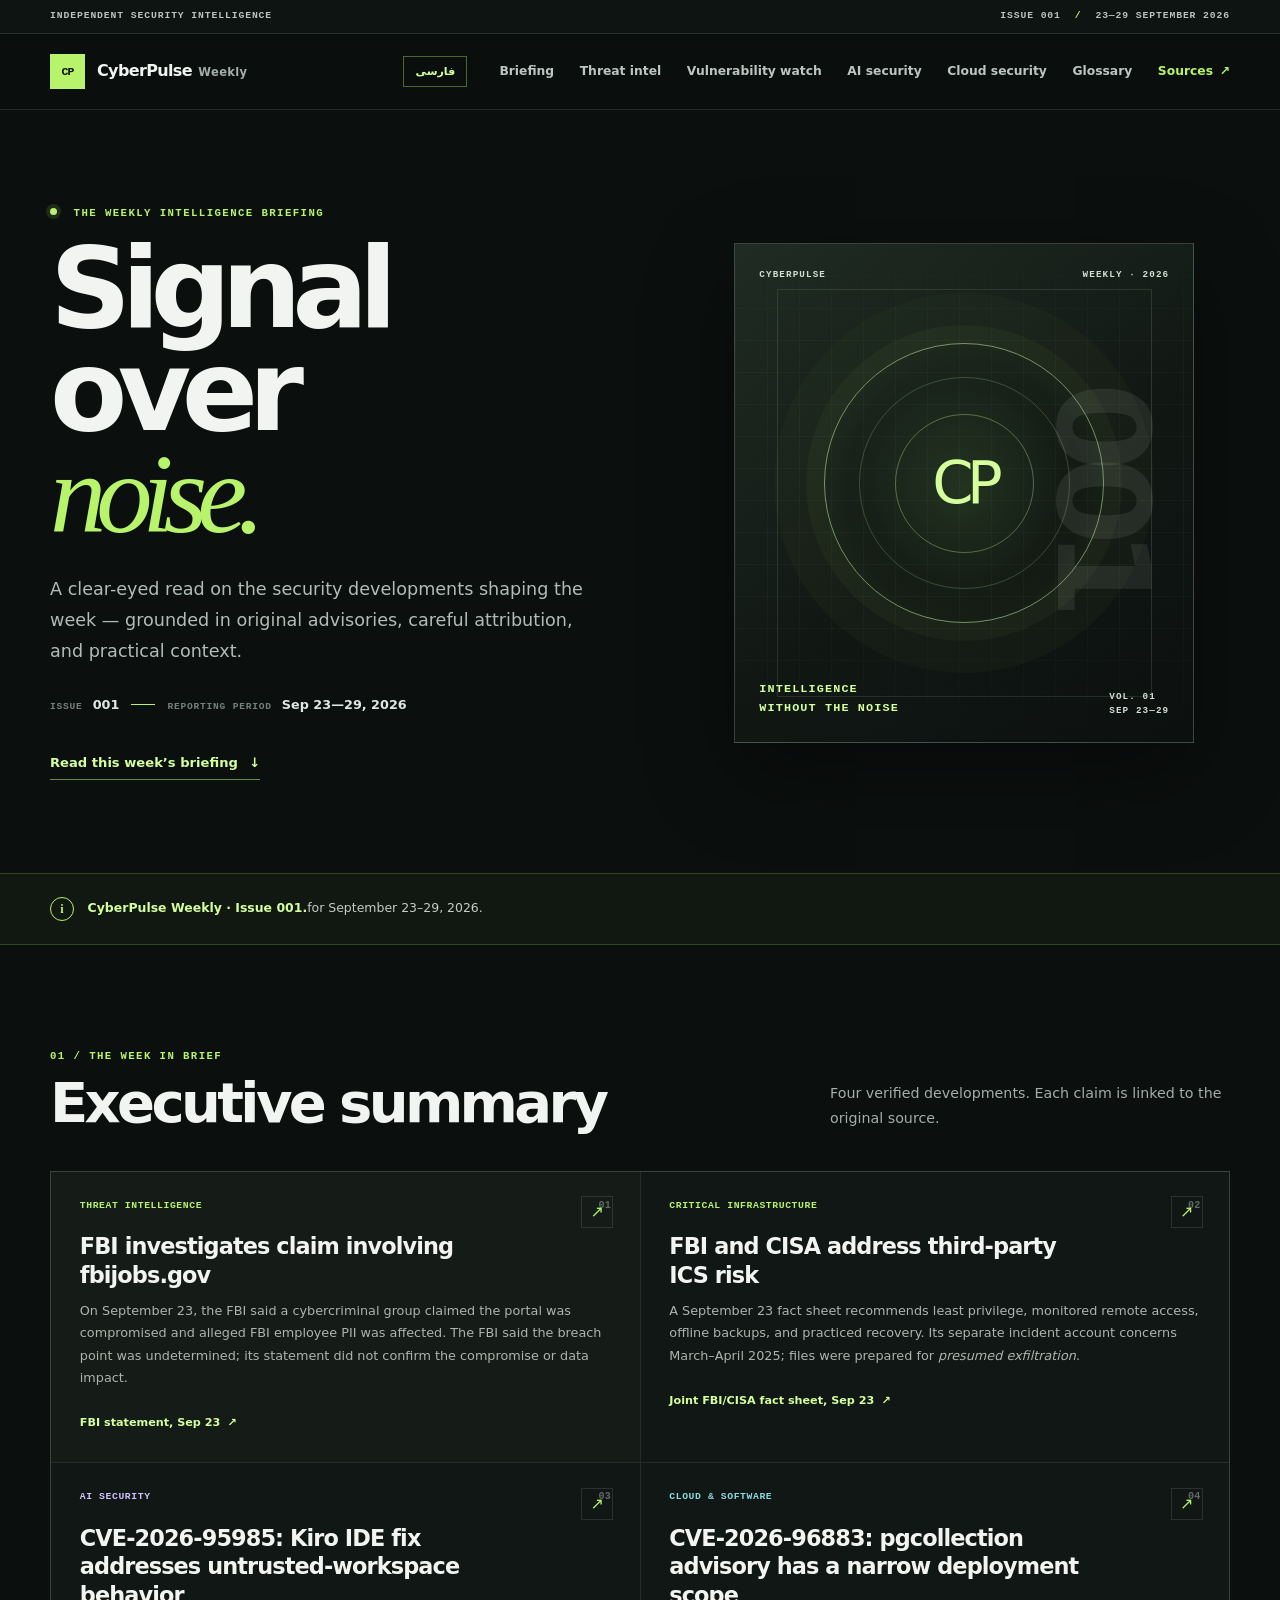
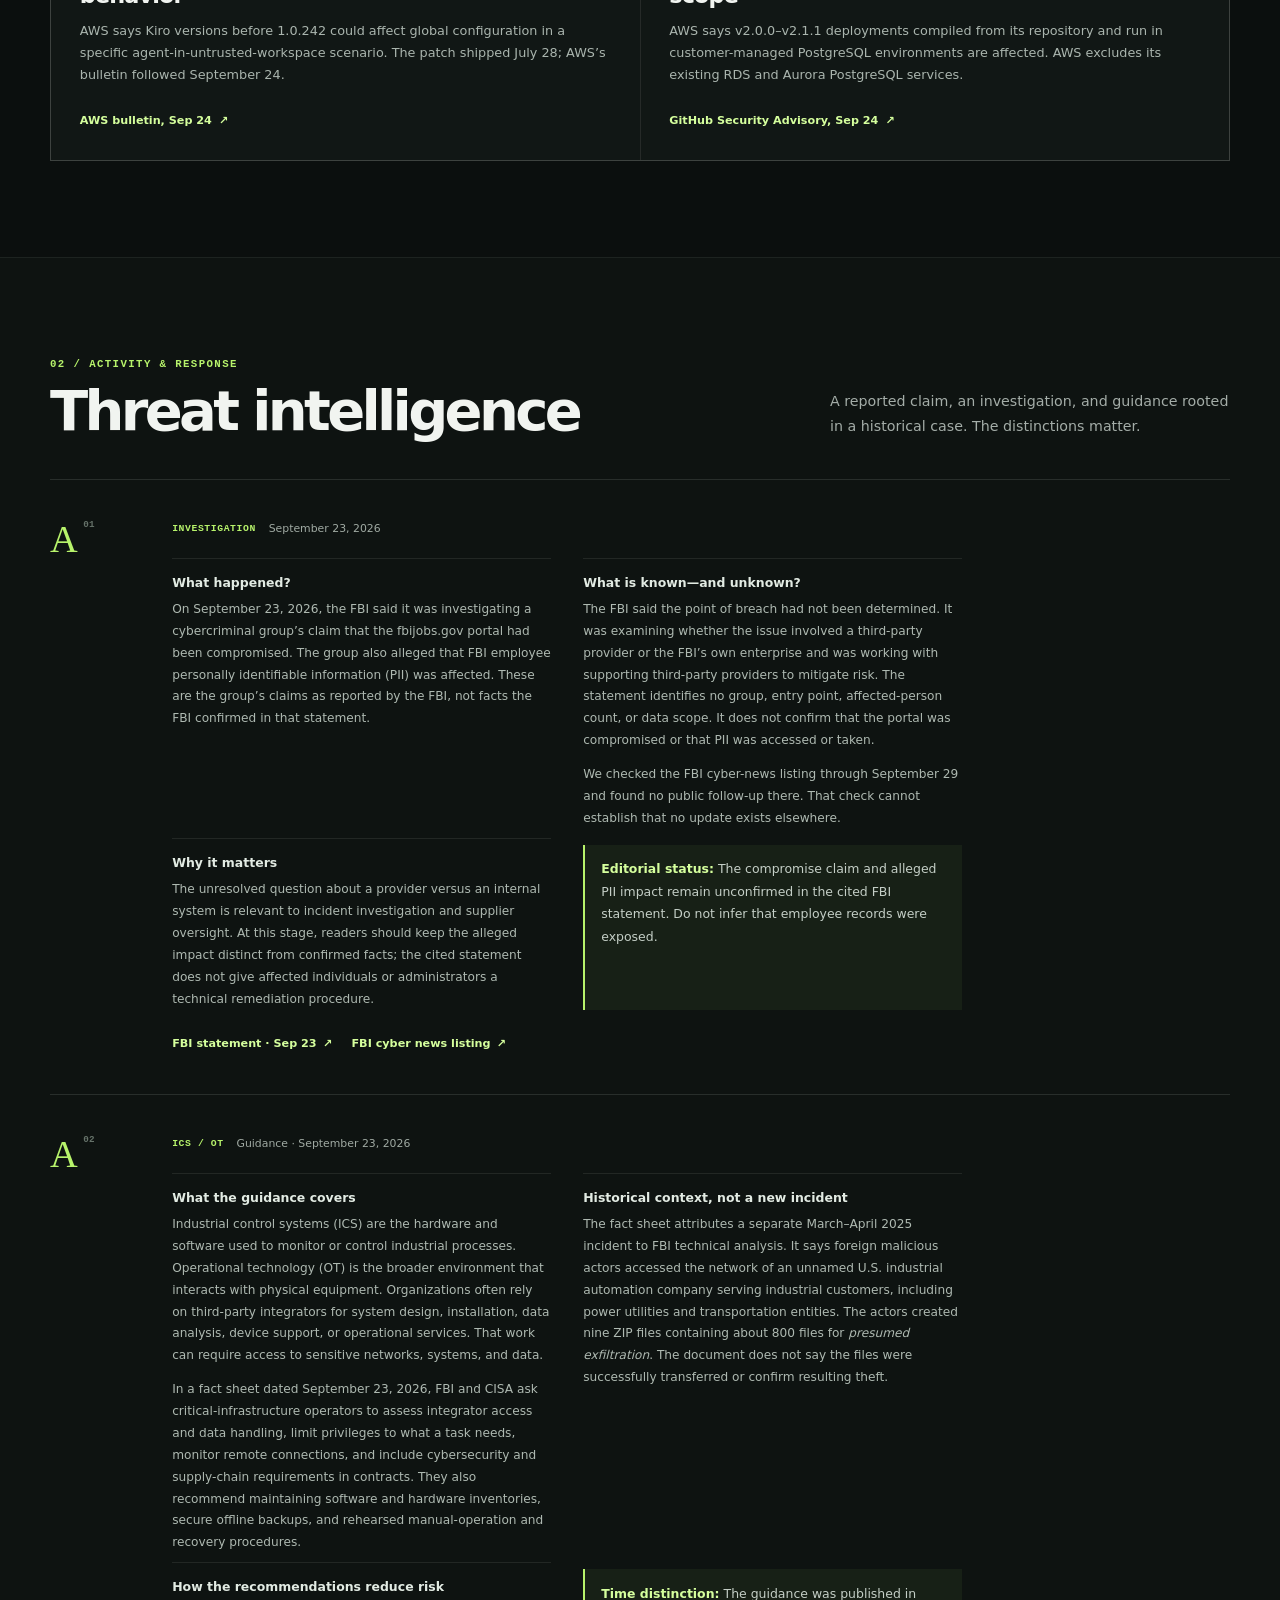
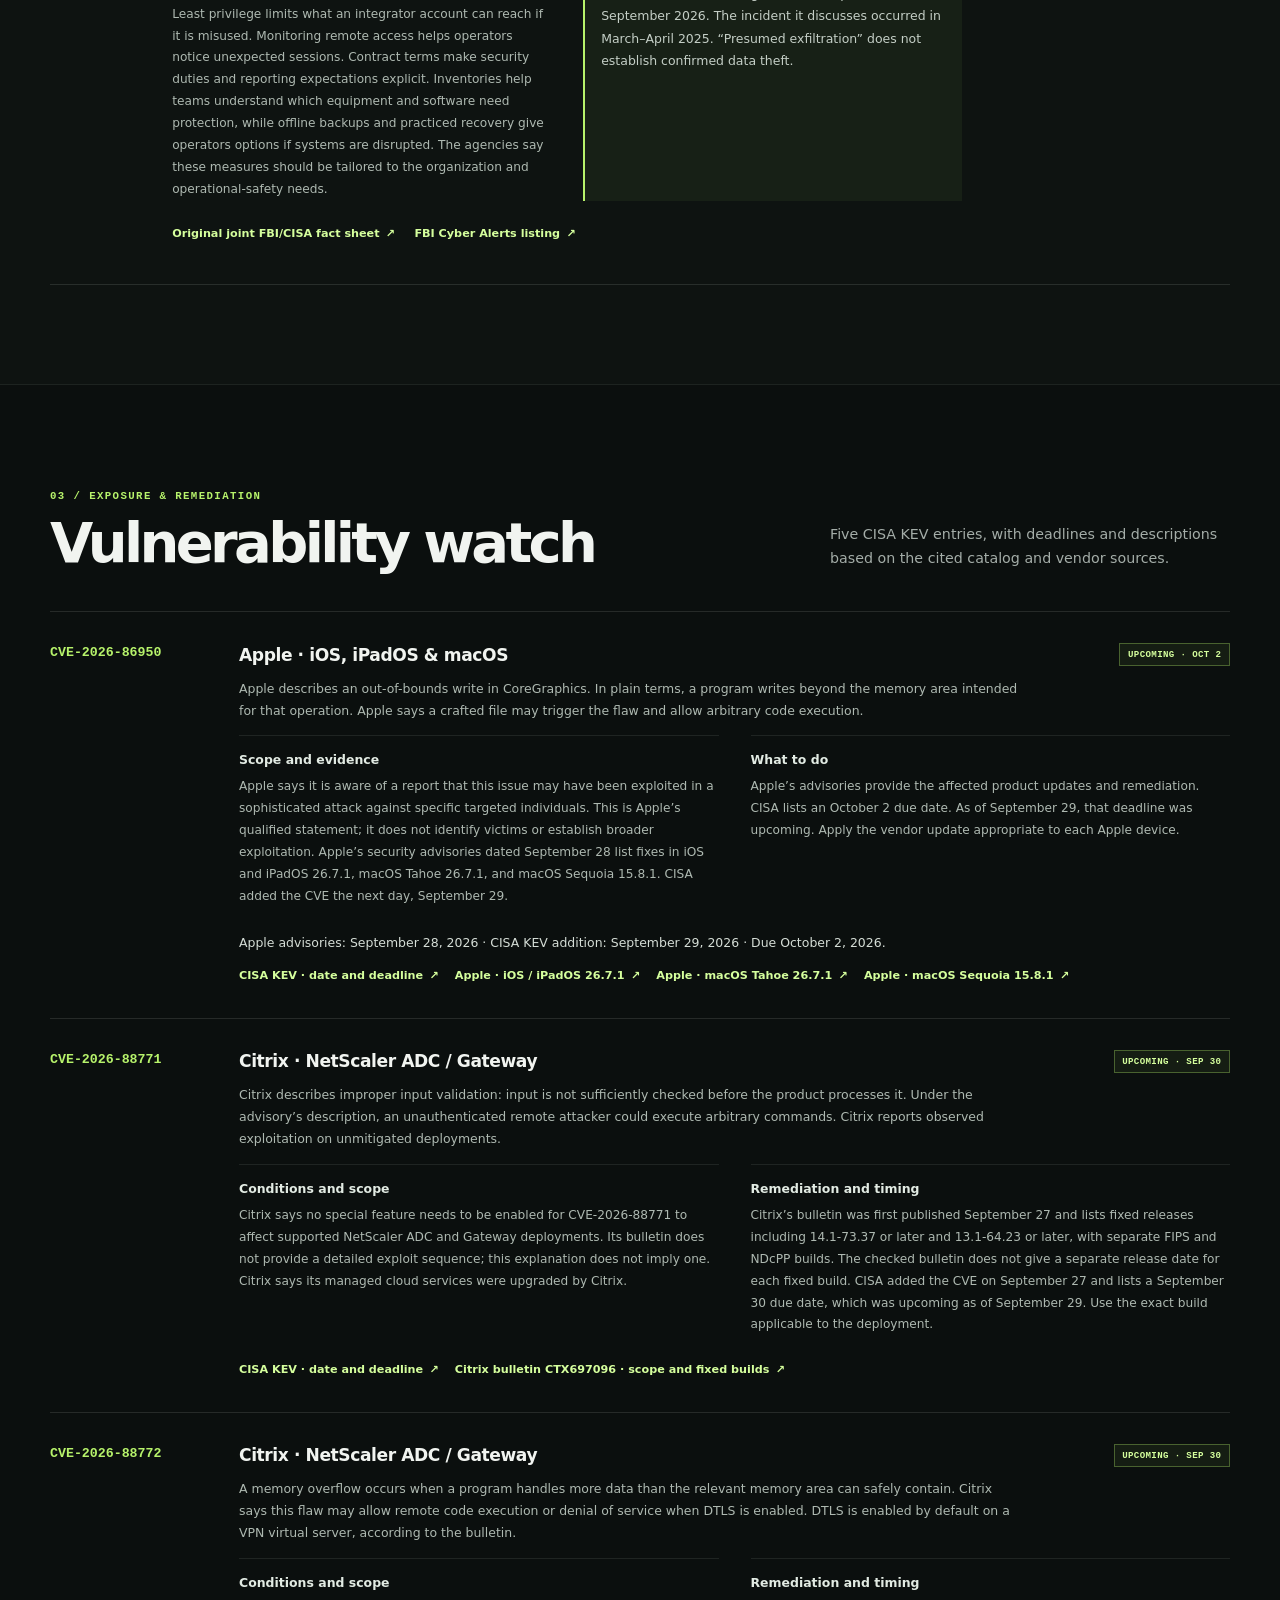
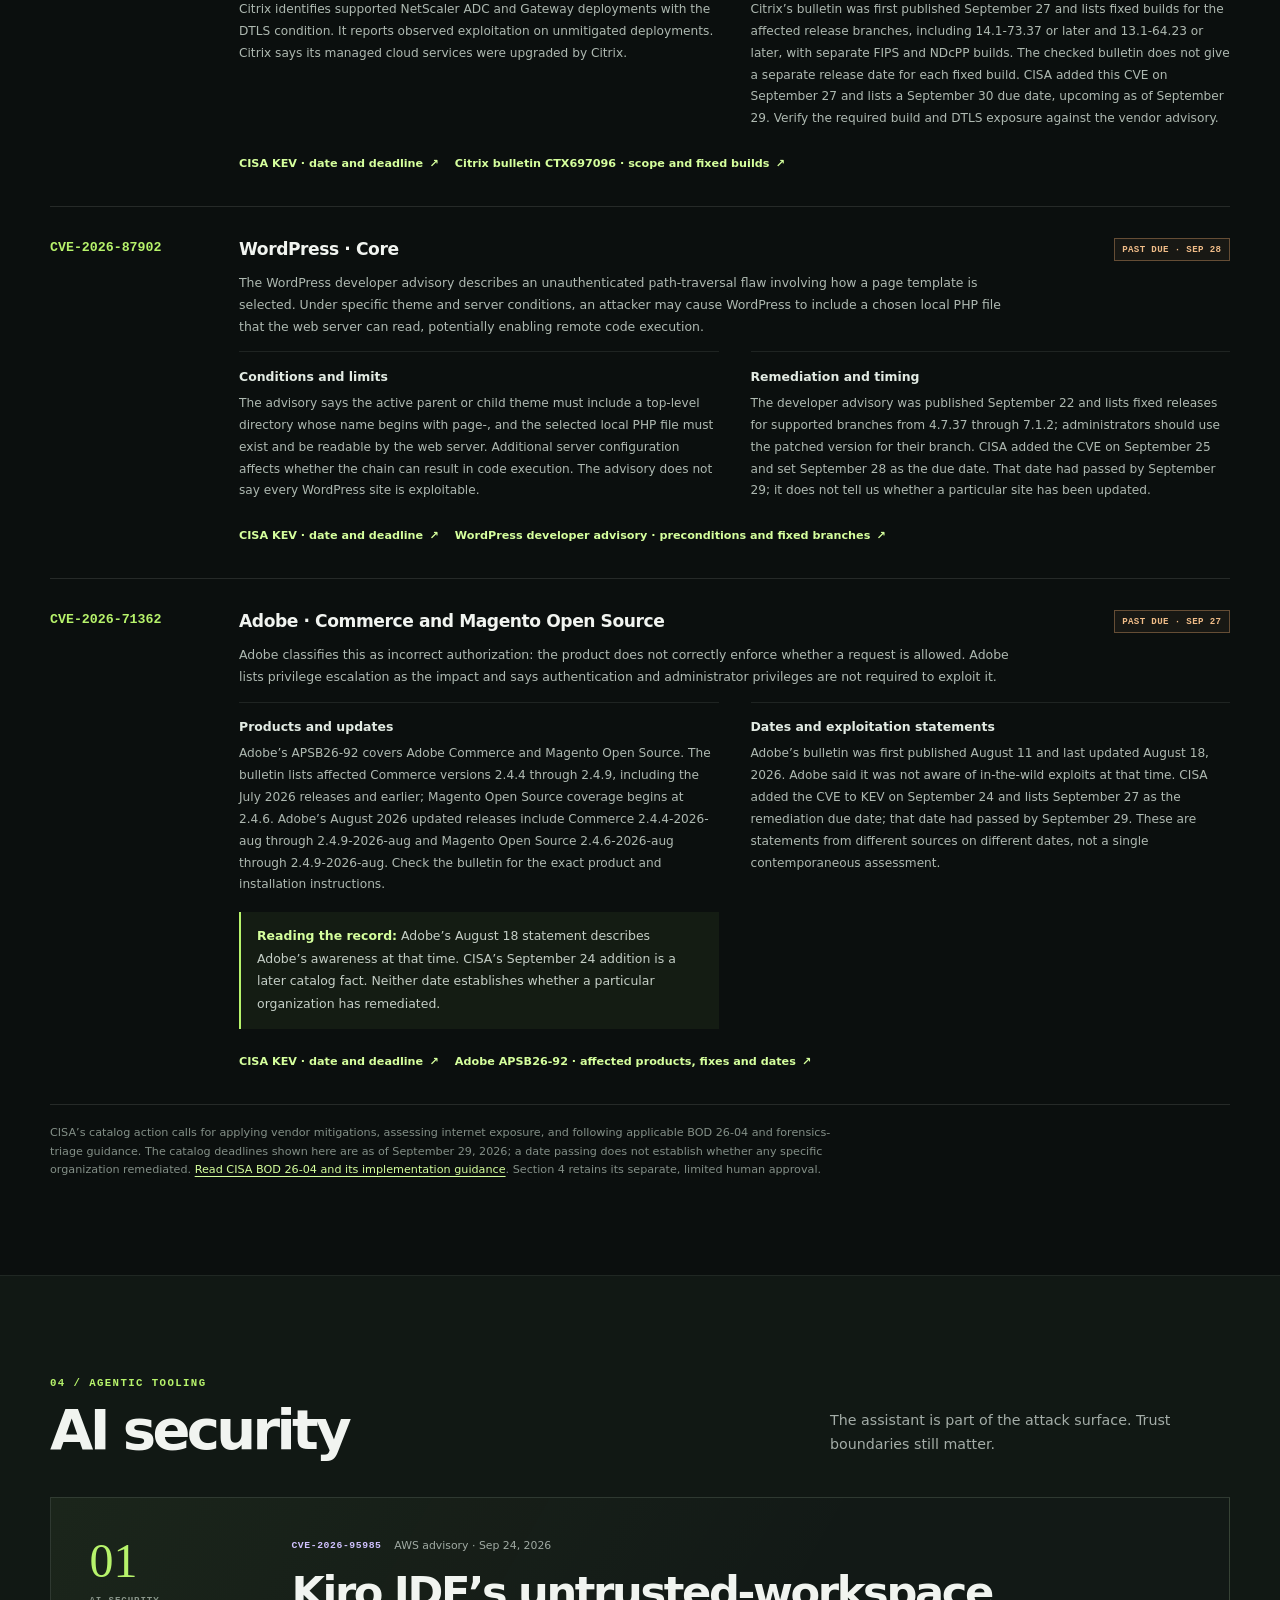
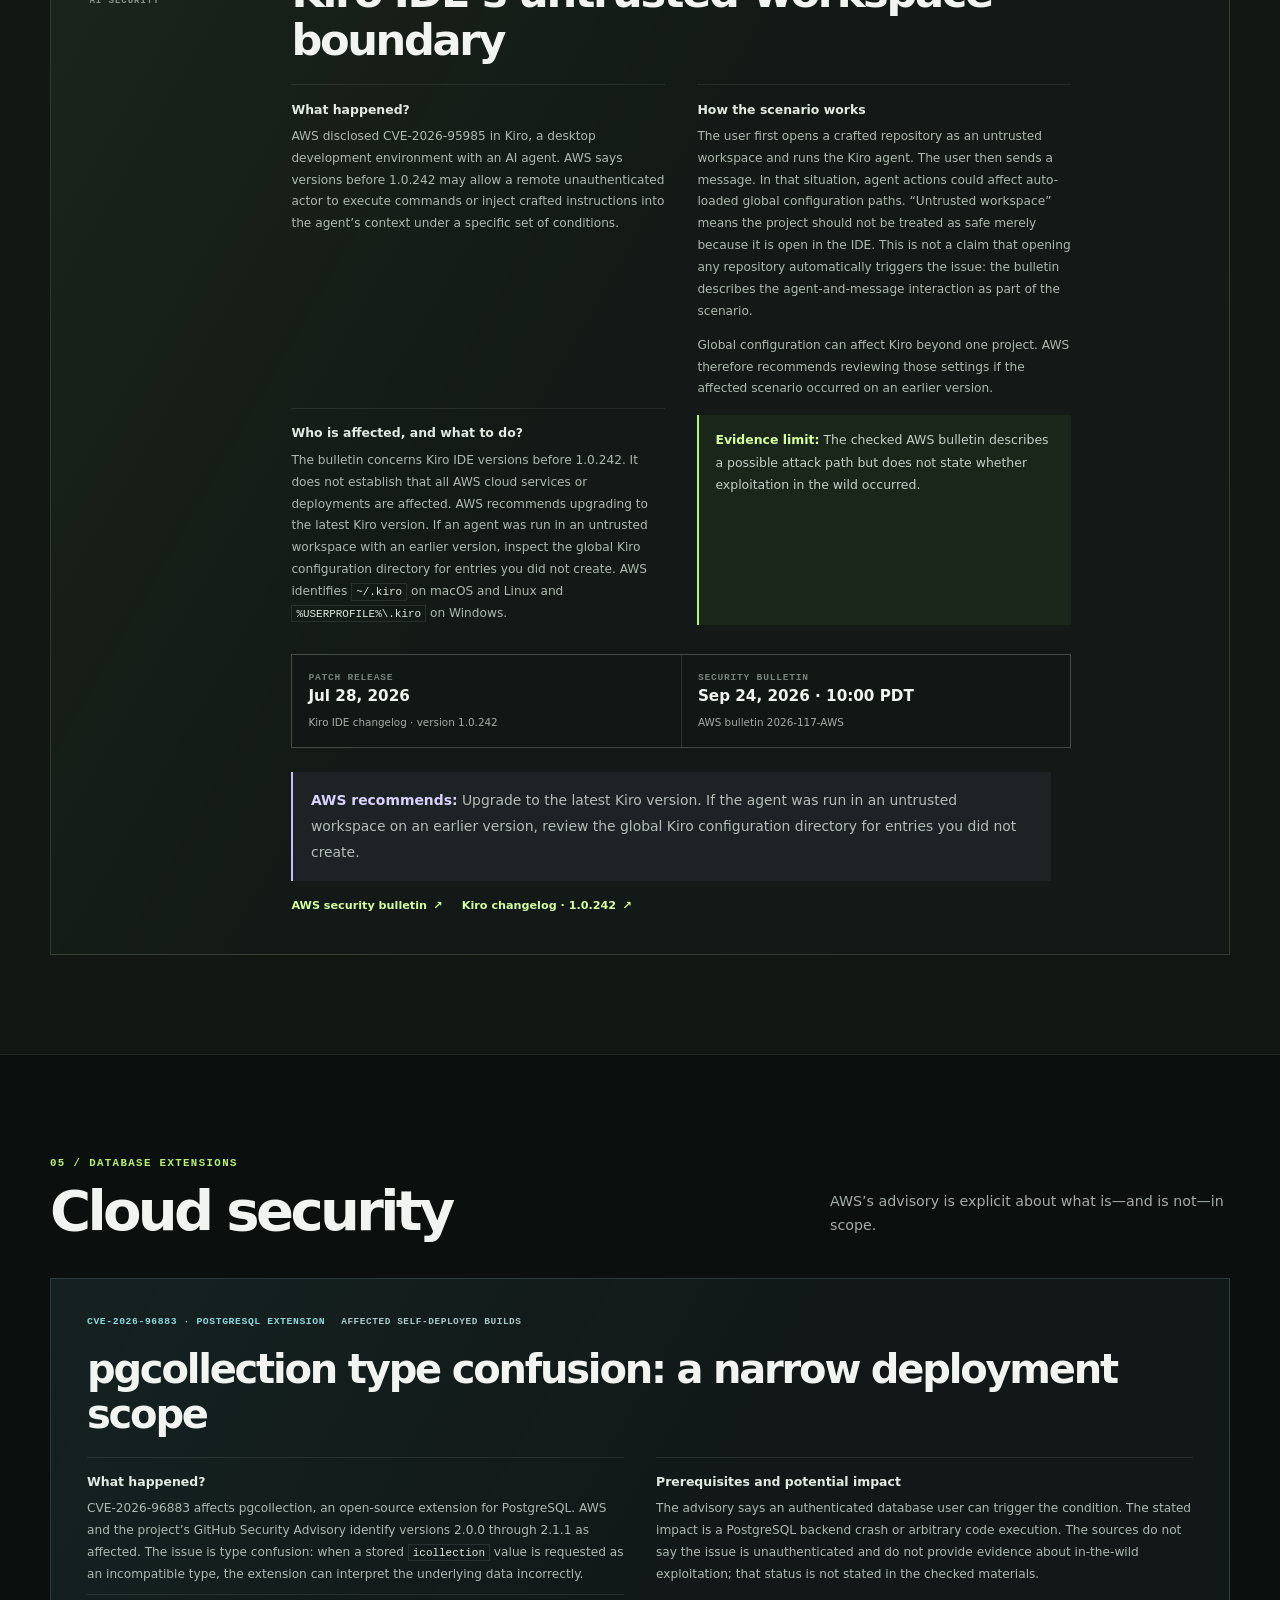
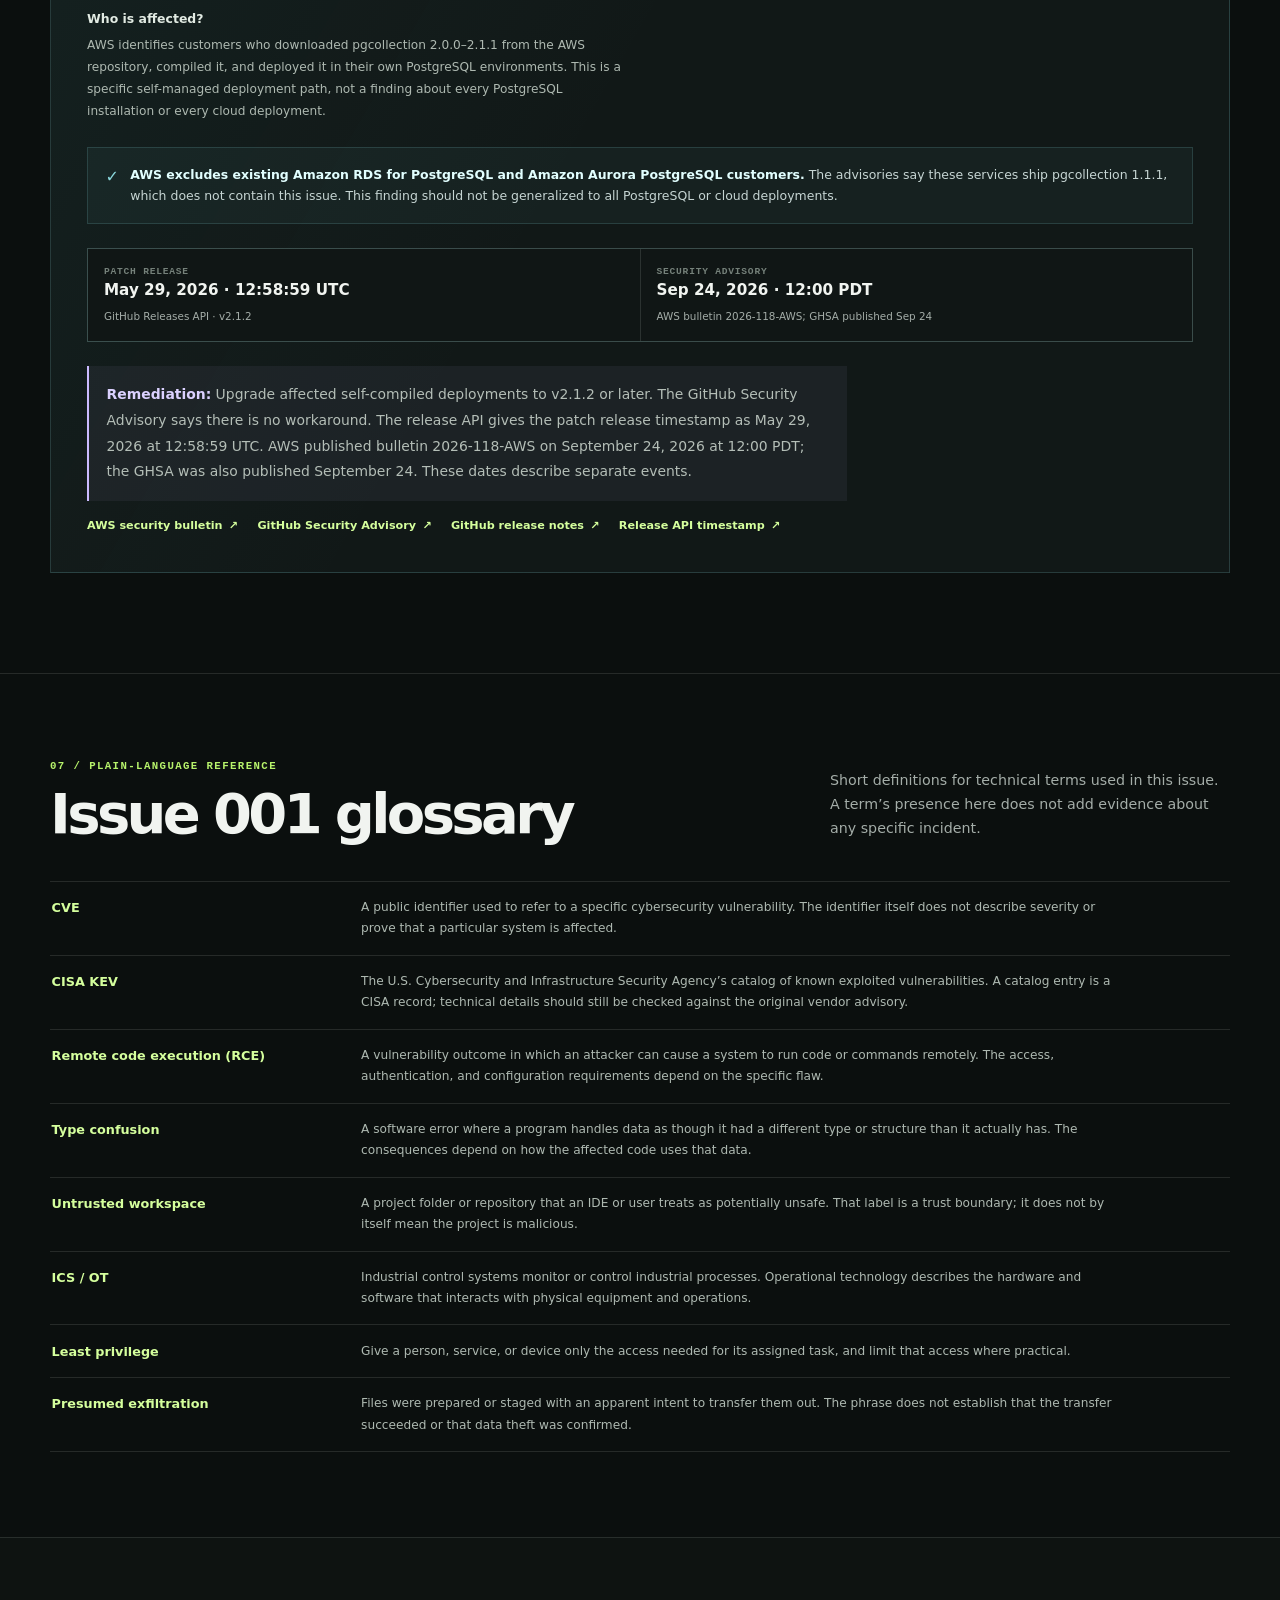
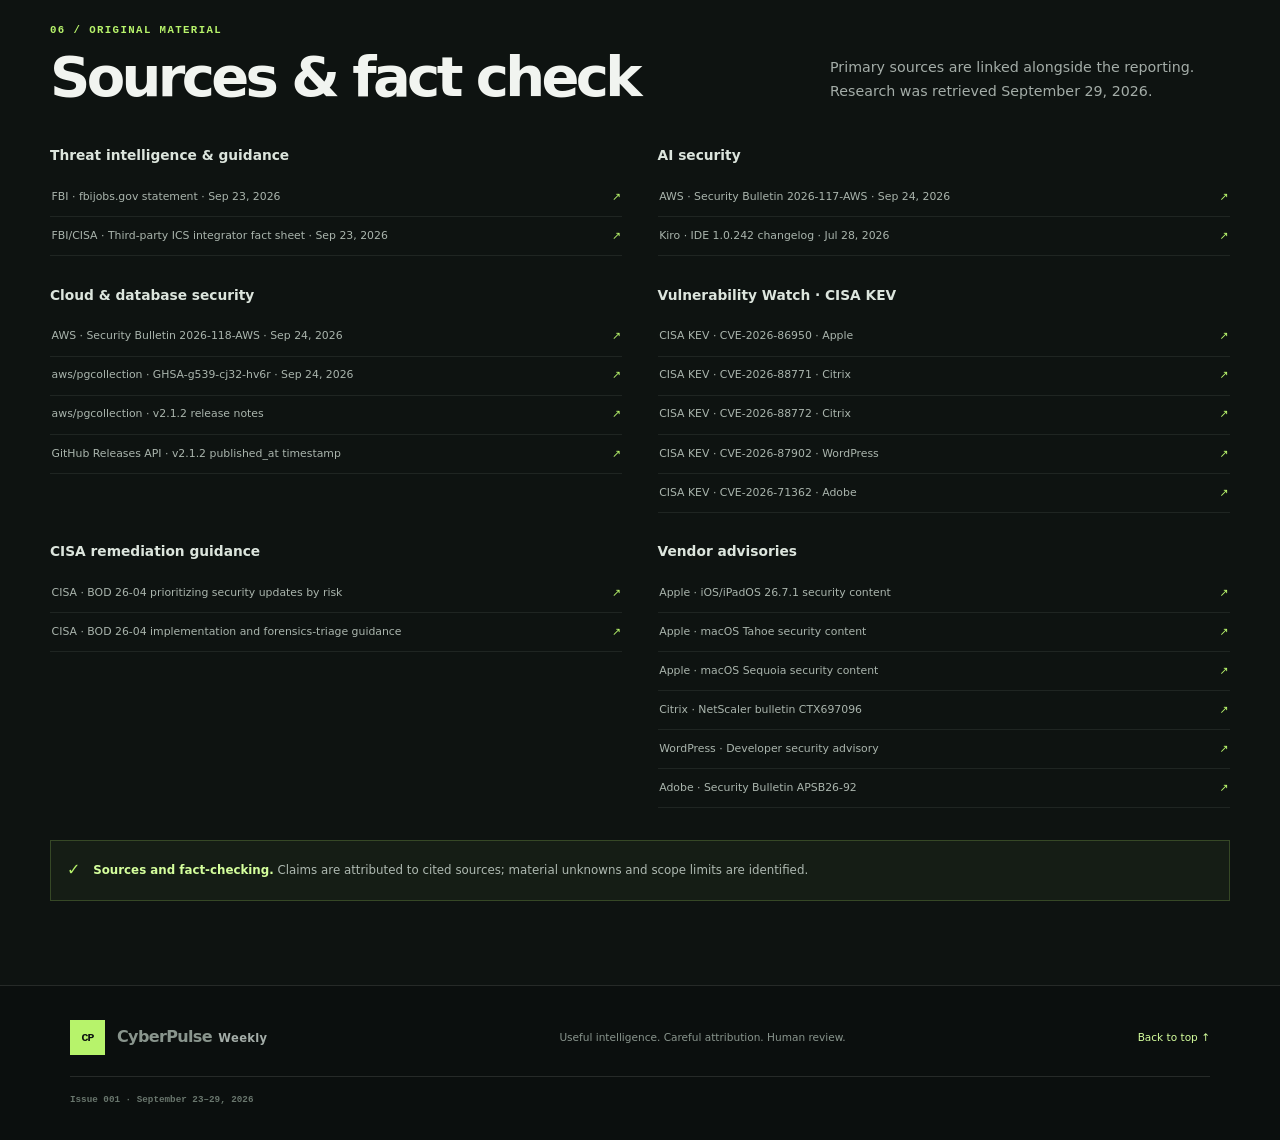
<file: index.html>
<!doctype html>
<html lang="en">
<head>
  <meta charset="utf-8">
  <meta name="viewport" content="width=device-width, initial-scale=1">
  <meta name="theme-color" content="#0b0f0e">
  <meta name="description" content="CyberPulse Weekly Issue 001 — the final website edition of sourced cybersecurity intelligence for September 23–29, 2026.">
  <title>CyberPulse Weekly — Issue 001</title>
  <link rel="stylesheet" href="assets/css/site.css?v=20260930-2">
  <script src="assets/js/translations-fa.js" defer></script>
  <script src="assets/js/site.js" defer></script>
</head>
<body id="top">
  <a class="skip-link" href="#main">Skip to content</a>
  <div class="edition-strip"><span>Independent security intelligence</span><span>Issue 001 <i aria-hidden="true">/</i> 23—29 September 2026</span></div>

  <header class="site-header">
    <a class="brand" href="#top" aria-label="CyberPulse Weekly home">
      <span class="brand-mark" aria-hidden="true">CP</span>
      <span class="brand-name">CyberPulse<span>Weekly</span></span>
    </a>
    <button class="language-toggle" type="button" lang="fa" aria-label="Switch to Persian">فارسی</button>
    <button class="nav-toggle" type="button" aria-expanded="false" aria-controls="primary-nav">
      <span class="nav-toggle-lines" aria-hidden="true"></span>
      <span class="sr-only">Open navigation</span>
    </button>
    <nav class="primary-nav" id="primary-nav" aria-label="Main navigation">
      <a href="#briefing">Briefing</a>
      <a href="#threat-intelligence">Threat intel</a>
      <a href="#vulnerability-watch">Vulnerability watch</a>
      <a href="#ai-security">AI security</a>
      <a href="#cloud-security">Cloud security</a>
      <a href="#glossary">Glossary</a>
      <a class="nav-source" href="#sources">Sources <span aria-hidden="true">↗</span></a>
    </nav>
  </header>

  <main id="main">
    <section class="hero section-shell" aria-labelledby="hero-title">
      <div class="hero-copy">
        <p class="eyebrow"><span class="pulse-dot" aria-hidden="true"></span> The weekly intelligence briefing</p>
        <h1 id="hero-title">Signal over<br><em>noise.</em></h1>
        <p class="hero-deck">A clear-eyed read on the security developments shaping the week — grounded in original advisories, careful attribution, and practical context.</p>
        <div class="hero-meta">
          <span><span class="meta-label">Issue</span> 001</span>
          <span class="meta-rule" aria-hidden="true"></span>
          <span><span class="meta-label">Reporting period</span> Sep 23—29, 2026</span>
        </div>
        <a class="text-link" href="#briefing">Read this week’s briefing <span aria-hidden="true">↓</span></a>
      </div>
      <div class="cover-art" aria-label="CyberPulse Weekly Issue 001 cover illustration">
        <div class="cover-art-grid" aria-hidden="true"></div>
        <div class="cover-art-top"><span>CYBERPULSE</span><span>WEEKLY · 2026</span></div>
        <div class="cover-ring" aria-hidden="true"><span>CP</span></div>
        <div class="cover-number">001</div>
        <div class="cover-art-bottom"><span>INTELLIGENCE<br>WITHOUT THE NOISE</span><span>VOL. 01<br>SEP 23—29</span></div>
      </div>
    </section>

    <section class="status-band" aria-label="Editorial status">
      <div class="status-inner">
        <span class="status-symbol" aria-hidden="true">i</span>
        <p><strong>CyberPulse Weekly · Issue 001.</strong>for September 23–29, 2026.</p>
      </div>
    </section>

    <section class="section-shell briefing-section" id="briefing" aria-labelledby="briefing-title">
      <div class="section-heading">
        <div><p class="eyebrow">01 / The week in brief</p><h2 id="briefing-title">Executive summary</h2></div>
        <p class="section-intro">Four verified developments. Each claim is linked to the original source.</p>
      </div>
      <div class="brief-grid">
        <article class="brief-card brief-card-feature">
          <div class="card-topline"><span class="topic-label topic-threat">Threat intelligence</span><span class="card-index">01</span></div>
          <h3>FBI investigates claim involving fbijobs.gov</h3>
          <p>On September 23, the FBI said a cybercriminal group claimed the portal was compromised and alleged FBI employee PII was affected. The FBI said the breach point was undetermined; its statement did not confirm the compromise or data impact.</p>
          <a class="source-inline" href="https://www.fbi.gov/news/press-releases/fbi-statement-on-compromise-of-fbijobsgov-portal-and-alleged-impact-to-fbi-employee-pii" target="_blank" rel="noopener noreferrer">FBI statement, Sep 23 <span aria-hidden="true">↗</span></a>
          <a class="card-arrow" href="#fbijobs" aria-label="Read the fbijobs.gov story">↗</a>
        </article>
        <article class="brief-card">
          <div class="card-topline"><span class="topic-label topic-threat">Critical infrastructure</span><span class="card-index">02</span></div>
          <h3>FBI and CISA address third-party ICS risk</h3>
          <p>A September 23 fact sheet recommends least privilege, monitored remote access, offline backups, and practiced recovery. Its separate incident account concerns March–April 2025; files were prepared for <em>presumed exfiltration</em>.</p>
          <a class="source-inline" href="https://www.ic3.gov/CSA/2026/260923.pdf" target="_blank" rel="noopener noreferrer">Joint FBI/CISA fact sheet, Sep 23 <span aria-hidden="true">↗</span></a>
          <a class="card-arrow" href="#ics-integrators" aria-label="Read the third-party ICS guidance story">↗</a>
        </article>
        <article class="brief-card">
          <div class="card-topline"><span class="topic-label topic-ai">AI security</span><span class="card-index">03</span></div>
          <h3>CVE-2026-95985: Kiro IDE fix addresses untrusted-workspace behavior</h3>
          <p>AWS says Kiro versions before 1.0.242 could affect global configuration in a specific agent-in-untrusted-workspace scenario. The patch shipped July 28; AWS’s bulletin followed September 24.</p>
          <a class="source-inline" href="https://aws.amazon.com/security/security-bulletins/2026-117-aws/" target="_blank" rel="noopener noreferrer">AWS bulletin, Sep 24 <span aria-hidden="true">↗</span></a>
          <a class="card-arrow" href="#kiro" aria-label="Read the Kiro IDE security story">↗</a>
        </article>
        <article class="brief-card">
          <div class="card-topline"><span class="topic-label topic-cloud">Cloud & software</span><span class="card-index">04</span></div>
          <h3>CVE-2026-96883: pgcollection advisory has a narrow deployment scope</h3>
          <p>AWS says v2.0.0–v2.1.1 deployments compiled from its repository and run in customer-managed PostgreSQL environments are affected. AWS excludes its existing RDS and Aurora PostgreSQL services.</p>
          <a class="source-inline" href="https://github.com/aws/pgcollection/security/advisories/GHSA-g539-cj32-hv6r" target="_blank" rel="noopener noreferrer">GitHub Security Advisory, Sep 24 <span aria-hidden="true">↗</span></a>
          <a class="card-arrow" href="#pgcollection" aria-label="Read the pgcollection security story">↗</a>
        </article>
      </div>
    </section>

    <section class="topic-section topic-section-dark" id="threat-intelligence" aria-labelledby="threat-title">
      <div class="section-shell">
        <div class="section-heading">
          <div><p class="eyebrow">02 / Activity & response</p><h2 id="threat-title">Threat intelligence</h2></div>
          <p class="section-intro">A reported claim, an investigation, and guidance rooted in a historical case. The distinctions matter.</p>
        </div>
        <div class="story-list">
          <article class="story-row" id="fbijobs">
            <div class="story-number">A<span>01</span></div>
            <div class="story-content">
              <div class="story-meta"><span class="topic-label topic-threat">Investigation</span><time datetime="2026-09-23">September 23, 2026</time></div>
              <div class="article-detail">
                <section><h4>What happened?</h4><p>On September 23, 2026, the FBI said it was investigating a cybercriminal group’s claim that the fbijobs.gov portal had been compromised. The group also alleged that FBI employee personally identifiable information (PII) was affected. These are the group’s claims as reported by the FBI, not facts the FBI confirmed in that statement.</p></section>
                <section><h4>What is known—and unknown?</h4><p>The FBI said the point of breach had not been determined. It was examining whether the issue involved a third-party provider or the FBI’s own enterprise and was working with supporting third-party providers to mitigate risk. The statement identifies no group, entry point, affected-person count, or data scope. It does not confirm that the portal was compromised or that PII was accessed or taken.</p><p>We checked the FBI cyber-news listing through September 29 and found no public follow-up there. That check cannot establish that no update exists elsewhere.</p></section>
                <section><h4>Why it matters</h4><p>The unresolved question about a provider versus an internal system is relevant to incident investigation and supplier oversight. At this stage, readers should keep the alleged impact distinct from confirmed facts; the cited statement does not give affected individuals or administrators a technical remediation procedure.</p></section>
                <p class="story-caveat"><strong>Editorial status:</strong> The compromise claim and alleged PII impact remain unconfirmed in the cited FBI statement. Do not infer that employee records were exposed.</p>
              </div>
              <div class="story-links"><a href="https://www.fbi.gov/news/press-releases/fbi-statement-on-compromise-of-fbijobsgov-portal-and-alleged-impact-to-fbi-employee-pii" target="_blank" rel="noopener noreferrer">FBI statement · Sep 23 <span aria-hidden="true">↗</span></a><a href="https://www.fbi.gov/investigate/cyber/news" target="_blank" rel="noopener noreferrer">FBI cyber news listing <span aria-hidden="true">↗</span></a></div>
            </div>
          </article>
          <article class="story-row" id="ics-integrators">
            <div class="story-number">A<span>02</span></div>
            <div class="story-content">
              <div class="story-meta"><span class="topic-label topic-threat">ICS / OT</span><time datetime="2026-09-23">Guidance · September 23, 2026</time></div>
              <div class="article-detail">
                <section><h4>What the guidance covers</h4><p>Industrial control systems (ICS) are the hardware and software used to monitor or control industrial processes. Operational technology (OT) is the broader environment that interacts with physical equipment. Organizations often rely on third-party integrators for system design, installation, data analysis, device support, or operational services. That work can require access to sensitive networks, systems, and data.</p><p>In a fact sheet dated September 23, 2026, FBI and CISA ask critical-infrastructure operators to assess integrator access and data handling, limit privileges to what a task needs, monitor remote connections, and include cybersecurity and supply-chain requirements in contracts. They also recommend maintaining software and hardware inventories, secure offline backups, and rehearsed manual-operation and recovery procedures.</p></section>
                <section><h4>Historical context, not a new incident</h4><p>The fact sheet attributes a separate March–April 2025 incident to FBI technical analysis. It says foreign malicious actors accessed the network of an unnamed U.S. industrial automation company serving industrial customers, including power utilities and transportation entities. The actors created nine ZIP files containing about 800 files for <em>presumed exfiltration</em>. The document does not say the files were successfully transferred or confirm resulting theft.</p></section>
                <section><h4>How the recommendations reduce risk</h4><p>Least privilege limits what an integrator account can reach if it is misused. Monitoring remote access helps operators notice unexpected sessions. Contract terms make security duties and reporting expectations explicit. Inventories help teams understand which equipment and software need protection, while offline backups and practiced recovery give operators options if systems are disrupted. The agencies say these measures should be tailored to the organization and operational-safety needs.</p></section>
                <p class="story-caveat"><strong>Time distinction:</strong> The guidance was published in September 2026. The incident it discusses occurred in March–April 2025. “Presumed exfiltration” does not establish confirmed data theft.</p>
              </div>
              <div class="story-links"><a href="https://www.ic3.gov/CSA/2026/260923.pdf" target="_blank" rel="noopener noreferrer">Original joint FBI/CISA fact sheet <span aria-hidden="true">↗</span></a><a href="https://www.fbi.gov/investigate/cyber/alerts" target="_blank" rel="noopener noreferrer">FBI Cyber Alerts listing <span aria-hidden="true">↗</span></a></div>
            </div>
          </article>
        </div>
      </div>
    </section>

    <section class="section-shell vulnerability-section" id="vulnerability-watch" aria-labelledby="vuln-title">
      <div class="section-heading">
        <div><p class="eyebrow">03 / Exposure & remediation</p><h2 id="vuln-title">Vulnerability watch</h2></div>
        <p class="section-intro">Five CISA KEV entries, with deadlines and descriptions based on the cited catalog and vendor sources.</p>
      </div>
      <div class="vuln-list">
        <article class="vuln-card" id="cve-2026-86950">
          <div class="vuln-id">CVE-2026-86950</div><div class="vuln-body"><div class="vuln-head"><h3>Apple · iOS, iPadOS & macOS</h3><span class="deadline deadline-upcoming">Upcoming · Oct 2</span></div><p>Apple describes an out-of-bounds write in CoreGraphics. In plain terms, a program writes beyond the memory area intended for that operation. Apple says a crafted file may trigger the flaw and allow arbitrary code execution.</p><div class="article-detail vuln-detail"><section><h4>Scope and evidence</h4><p>Apple says it is aware of a report that this issue may have been exploited in a sophisticated attack against specific targeted individuals. This is Apple’s qualified statement; it does not identify victims or establish broader exploitation. Apple’s security advisories dated September 28 list fixes in iOS and iPadOS 26.7.1, macOS Tahoe 26.7.1, and macOS Sequoia 15.8.1. CISA added the CVE the next day, September 29.</p></section><section><h4>What to do</h4><p>Apple’s advisories provide the affected product updates and remediation. CISA lists an October 2 due date. As of September 29, that deadline was upcoming. Apply the vendor update appropriate to each Apple device.</p></section></div><p class="vuln-fix">Apple advisories: September 28, 2026 · CISA KEV addition: September 29, 2026 · Due October 2, 2026.</p><div class="story-links"><a href="https://www.cisa.gov/known-exploited-vulnerabilities-catalog?field_date_added_wrapper=all&amp;items_per_page=20&amp;search_api_fulltext=CVE-2026-86950&amp;sort_by=field_date_added" target="_blank" rel="noopener noreferrer">CISA KEV · date and deadline <span aria-hidden="true">↗</span></a><a href="https://support.apple.com/en-us/149226" target="_blank" rel="noopener noreferrer">Apple · iOS / iPadOS 26.7.1 <span aria-hidden="true">↗</span></a><a href="https://support.apple.com/en-us/149228" target="_blank" rel="noopener noreferrer">Apple · macOS Tahoe 26.7.1 <span aria-hidden="true">↗</span></a><a href="https://support.apple.com/en-us/149229" target="_blank" rel="noopener noreferrer">Apple · macOS Sequoia 15.8.1 <span aria-hidden="true">↗</span></a></div></div>
        </article>
        <article class="vuln-card" id="cve-2026-88771">
          <div class="vuln-id">CVE-2026-88771</div><div class="vuln-body"><div class="vuln-head"><h3>Citrix · NetScaler ADC / Gateway</h3><span class="deadline deadline-upcoming">Upcoming · Sep 30</span></div><p>Citrix describes improper input validation: input is not sufficiently checked before the product processes it. Under the advisory’s description, an unauthenticated remote attacker could execute arbitrary commands. Citrix reports observed exploitation on unmitigated deployments.</p><div class="article-detail vuln-detail"><section><h4>Conditions and scope</h4><p>Citrix says no special feature needs to be enabled for CVE-2026-88771 to affect supported NetScaler ADC and Gateway deployments. Its bulletin does not provide a detailed exploit sequence; this explanation does not imply one. Citrix says its managed cloud services were upgraded by Citrix.</p></section><section><h4>Remediation and timing</h4><p>Citrix’s bulletin was first published September 27 and lists fixed releases including 14.1-73.37 or later and 13.1-64.23 or later, with separate FIPS and NDcPP builds. The checked bulletin does not give a separate release date for each fixed build. CISA added the CVE on September 27 and lists a September 30 due date, which was upcoming as of September 29. Use the exact build applicable to the deployment.</p></section></div><div class="story-links"><a href="https://www.cisa.gov/known-exploited-vulnerabilities-catalog?field_date_added_wrapper=all&amp;items_per_page=20&amp;search_api_fulltext=CVE-2026-88771&amp;sort_by=field_date_added" target="_blank" rel="noopener noreferrer">CISA KEV · date and deadline <span aria-hidden="true">↗</span></a><a href="https://support.citrix.com/external/article/CTX697096" target="_blank" rel="noopener noreferrer">Citrix bulletin CTX697096 · scope and fixed builds <span aria-hidden="true">↗</span></a></div></div>
        </article>
        <article class="vuln-card" id="cve-2026-88772">
          <div class="vuln-id">CVE-2026-88772</div><div class="vuln-body"><div class="vuln-head"><h3>Citrix · NetScaler ADC / Gateway</h3><span class="deadline deadline-upcoming">Upcoming · Sep 30</span></div><p>A memory overflow occurs when a program handles more data than the relevant memory area can safely contain. Citrix says this flaw may allow remote code execution or denial of service when DTLS is enabled. DTLS is enabled by default on a VPN virtual server, according to the bulletin.</p><div class="article-detail vuln-detail"><section><h4>Conditions and scope</h4><p>Citrix identifies supported NetScaler ADC and Gateway deployments with the DTLS condition. It reports observed exploitation on unmitigated deployments. Citrix says its managed cloud services were upgraded by Citrix.</p></section><section><h4>Remediation and timing</h4><p>Citrix’s bulletin was first published September 27 and lists fixed builds for the affected release branches, including 14.1-73.37 or later and 13.1-64.23 or later, with separate FIPS and NDcPP builds. The checked bulletin does not give a separate release date for each fixed build. CISA added this CVE on September 27 and lists a September 30 due date, upcoming as of September 29. Verify the required build and DTLS exposure against the vendor advisory.</p></section></div><div class="story-links"><a href="https://www.cisa.gov/known-exploited-vulnerabilities-catalog?field_date_added_wrapper=all&amp;items_per_page=20&amp;search_api_fulltext=CVE-2026-88772&amp;sort_by=field_date_added" target="_blank" rel="noopener noreferrer">CISA KEV · date and deadline <span aria-hidden="true">↗</span></a><a href="https://support.citrix.com/external/article/CTX697096" target="_blank" rel="noopener noreferrer">Citrix bulletin CTX697096 · scope and fixed builds <span aria-hidden="true">↗</span></a></div></div>
        </article>
        <article class="vuln-card" id="cve-2026-87902">
          <div class="vuln-id">CVE-2026-87902</div><div class="vuln-body"><div class="vuln-head"><h3>WordPress · Core</h3><span class="deadline deadline-past">Past due · Sep 28</span></div><p>The WordPress developer advisory describes an unauthenticated path-traversal flaw involving how a page template is selected. Under specific theme and server conditions, an attacker may cause WordPress to include a chosen local PHP file that the web server can read, potentially enabling remote code execution.</p><div class="article-detail vuln-detail"><section><h4>Conditions and limits</h4><p>The advisory says the active parent or child theme must include a top-level directory whose name begins with page-, and the selected local PHP file must exist and be readable by the web server. Additional server configuration affects whether the chain can result in code execution. The advisory does not say every WordPress site is exploitable.</p></section><section><h4>Remediation and timing</h4><p>The developer advisory was published September 22 and lists fixed releases for supported branches from 4.7.37 through 7.1.2; administrators should use the patched version for their branch. CISA added the CVE on September 25 and set September 28 as the due date. That date had passed by September 29; it does not tell us whether a particular site has been updated.</p></section></div><div class="story-links"><a href="https://www.cisa.gov/known-exploited-vulnerabilities-catalog?field_date_added_wrapper=all&amp;items_per_page=20&amp;search_api_fulltext=CVE-2026-87902&amp;sort_by=field_date_added" target="_blank" rel="noopener noreferrer">CISA KEV · date and deadline <span aria-hidden="true">↗</span></a><a href="https://github.com/WordPress/wordpress-develop/security/advisories/GHSA-7hp8-65ch-5whp" target="_blank" rel="noopener noreferrer">WordPress developer advisory · preconditions and fixed branches <span aria-hidden="true">↗</span></a></div></div>
        </article>
        <article class="vuln-card" id="cve-2026-71362">
          <div class="vuln-id">CVE-2026-71362</div><div class="vuln-body"><div class="vuln-head"><h3>Adobe · Commerce and Magento Open Source</h3><span class="deadline deadline-past">Past due · Sep 27</span></div><p>Adobe classifies this as incorrect authorization: the product does not correctly enforce whether a request is allowed. Adobe lists privilege escalation as the impact and says authentication and administrator privileges are not required to exploit it.</p><div class="article-detail vuln-detail"><section><h4>Products and updates</h4><p>Adobe’s APSB26-92 covers Adobe Commerce and Magento Open Source. The bulletin lists affected Commerce versions 2.4.4 through 2.4.9, including the July 2026 releases and earlier; Magento Open Source coverage begins at 2.4.6. Adobe’s August 2026 updated releases include Commerce 2.4.4-2026-aug through 2.4.9-2026-aug and Magento Open Source 2.4.6-2026-aug through 2.4.9-2026-aug. Check the bulletin for the exact product and installation instructions.</p></section><section><h4>Dates and exploitation statements</h4><p>Adobe’s bulletin was first published August 11 and last updated August 18, 2026. Adobe said it was not aware of in-the-wild exploits at that time. CISA added the CVE to KEV on September 24 and lists September 27 as the remediation due date; that date had passed by September 29. These are statements from different sources on different dates, not a single contemporaneous assessment.</p></section><p class="story-caveat"><strong>Reading the record:</strong> Adobe’s August 18 statement describes Adobe’s awareness at that time. CISA’s September 24 addition is a later catalog fact. Neither date establishes whether a particular organization has remediated.</p></div><div class="story-links"><a href="https://www.cisa.gov/known-exploited-vulnerabilities-catalog?field_date_added_wrapper=all&amp;items_per_page=20&amp;search_api_fulltext=CVE-2026-71362&amp;sort_by=field_date_added" target="_blank" rel="noopener noreferrer">CISA KEV · date and deadline <span aria-hidden="true">↗</span></a><a href="https://helpx.adobe.com/security/products/magento/apsb26-92.html" target="_blank" rel="noopener noreferrer">Adobe APSB26-92 · affected products, fixes and dates <span aria-hidden="true">↗</span></a></div></div>
        </article>
      </div>
      <p class="section-footnote">CISA’s catalog action calls for applying vendor mitigations, assessing internet exposure, and following applicable BOD 26-04 and forensics-triage guidance. The catalog deadlines shown here are as of September 29, 2026; a date passing does not establish whether any specific organization remediated. <a href="https://www.cisa.gov/news-events/directives/bod-26-04-prioritizing-security-updates-based-risk" target="_blank" rel="noopener noreferrer">Read CISA BOD 26-04 and its implementation guidance</a>. Section 4 retains its separate, limited human approval.</p>
    </section>

    <section class="topic-section topic-section-green" id="ai-security" aria-labelledby="ai-title">
      <div class="section-shell">
        <div class="section-heading">
          <div><p class="eyebrow">04 / Agentic tooling</p><h2 id="ai-title">AI security</h2></div>
          <p class="section-intro">The assistant is part of the attack surface. Trust boundaries still matter.</p>
        </div>
        <article class="feature-story" id="kiro">
          <div class="feature-number">01<span>AI SECURITY</span></div>
          <div class="feature-copy">
            <div class="story-meta"><span class="topic-label topic-ai">CVE-2026-95985</span><span>AWS advisory · Sep 24, 2026</span></div>
            <h3>Kiro IDE’s untrusted-workspace boundary</h3>
            <div class="article-detail">
              <section><h4>What happened?</h4><p>AWS disclosed CVE-2026-95985 in Kiro, a desktop development environment with an AI agent. AWS says versions before 1.0.242 may allow a remote unauthenticated actor to execute commands or inject crafted instructions into the agent’s context under a specific set of conditions.</p></section>
              <section><h4>How the scenario works</h4><p>The user first opens a crafted repository as an untrusted workspace and runs the Kiro agent. The user then sends a message. In that situation, agent actions could affect auto-loaded global configuration paths. “Untrusted workspace” means the project should not be treated as safe merely because it is open in the IDE. This is not a claim that opening any repository automatically triggers the issue: the bulletin describes the agent-and-message interaction as part of the scenario.</p><p>Global configuration can affect Kiro beyond one project. AWS therefore recommends reviewing those settings if the affected scenario occurred on an earlier version.</p></section>
              <section><h4>Who is affected, and what to do?</h4><p>The bulletin concerns Kiro IDE versions before 1.0.242. It does not establish that all AWS cloud services or deployments are affected. AWS recommends upgrading to the latest Kiro version. If an agent was run in an untrusted workspace with an earlier version, inspect the global Kiro configuration directory for entries you did not create. AWS identifies <code>~/.kiro</code> on macOS and Linux and <code>%USERPROFILE%\.kiro</code> on Windows.</p></section>
              <p class="story-caveat"><strong>Evidence limit:</strong> The checked AWS bulletin describes a possible attack path but does not state whether exploitation in the wild occurred.</p>
            </div>
            <div class="date-pair"><div><span class="meta-label">Patch release</span><strong>Jul 28, 2026</strong><small>Kiro IDE changelog · version 1.0.242</small></div><div><span class="meta-label">Security bulletin</span><strong>Sep 24, 2026 · 10:00 PDT</strong><small>AWS bulletin 2026-117-AWS</small></div></div>
            <p class="recommendation"><strong>AWS recommends:</strong> Upgrade to the latest Kiro version. If the agent was run in an untrusted workspace on an earlier version, review the global Kiro configuration directory for entries you did not create.</p>
            <div class="story-links"><a href="https://aws.amazon.com/security/security-bulletins/2026-117-aws/" target="_blank" rel="noopener noreferrer">AWS security bulletin <span aria-hidden="true">↗</span></a><a href="https://kiro.dev/changelog/ide/1-0-242/" target="_blank" rel="noopener noreferrer">Kiro changelog · 1.0.242 <span aria-hidden="true">↗</span></a></div>
          </div>
        </article>
      </div>
    </section>

    <section class="section-shell cloud-section" id="cloud-security" aria-labelledby="cloud-title">
      <div class="section-heading">
        <div><p class="eyebrow">05 / Database extensions</p><h2 id="cloud-title">Cloud security</h2></div>
        <p class="section-intro">AWS’s advisory is explicit about what is—and is not—in scope.</p>
      </div>
      <article class="cloud-story" id="pgcollection">
        <div class="cloud-story-heading"><span class="topic-label topic-cloud">CVE-2026-96883 · PostgreSQL extension</span><span class="severity-note">Affected self-deployed builds</span></div>
        <h3>pgcollection type confusion: a narrow deployment scope</h3>
        <div class="article-detail">
          <section><h4>What happened?</h4><p>CVE-2026-96883 affects pgcollection, an open-source extension for PostgreSQL. AWS and the project’s GitHub Security Advisory identify versions 2.0.0 through 2.1.1 as affected. The issue is type confusion: when a stored <code>icollection</code> value is requested as an incompatible type, the extension can interpret the underlying data incorrectly.</p></section>
          <section><h4>Prerequisites and potential impact</h4><p>The advisory says an authenticated database user can trigger the condition. The stated impact is a PostgreSQL backend crash or arbitrary code execution. The sources do not say the issue is unauthenticated and do not provide evidence about in-the-wild exploitation; that status is not stated in the checked materials.</p></section>
          <section><h4>Who is affected?</h4><p>AWS identifies customers who downloaded pgcollection 2.0.0–2.1.1 from the AWS repository, compiled it, and deployed it in their own PostgreSQL environments. This is a specific self-managed deployment path, not a finding about every PostgreSQL installation or every cloud deployment.</p></section>
        </div>
        <div class="exclusion-box"><span class="exclusion-mark" aria-hidden="true">✓</span><p><strong>AWS excludes existing Amazon RDS for PostgreSQL and Amazon Aurora PostgreSQL customers.</strong> The advisories say these services ship pgcollection 1.1.1, which does not contain this issue. This finding should not be generalized to all PostgreSQL or cloud deployments.</p></div>
        <div class="date-pair"><div><span class="meta-label">Patch release</span><strong>May 29, 2026 · 12:58:59 UTC</strong><small>GitHub Releases API · v2.1.2</small></div><div><span class="meta-label">Security advisory</span><strong>Sep 24, 2026 · 12:00 PDT</strong><small>AWS bulletin 2026-118-AWS; GHSA published Sep 24</small></div></div>
        <p class="recommendation"><strong>Remediation:</strong> Upgrade affected self-compiled deployments to v2.1.2 or later. The GitHub Security Advisory says there is no workaround. The release API gives the patch release timestamp as May 29, 2026 at 12:58:59 UTC. AWS published bulletin 2026-118-AWS on September 24, 2026 at 12:00 PDT; the GHSA was also published September 24. These dates describe separate events.</p>
        <div class="story-links"><a href="https://aws.amazon.com/security/security-bulletins/2026-118-aws/" target="_blank" rel="noopener noreferrer">AWS security bulletin <span aria-hidden="true">↗</span></a><a href="https://github.com/aws/pgcollection/security/advisories/GHSA-g539-cj32-hv6r" target="_blank" rel="noopener noreferrer">GitHub Security Advisory <span aria-hidden="true">↗</span></a><a href="https://github.com/aws/pgcollection/releases/tag/v2.1.2" target="_blank" rel="noopener noreferrer">GitHub release notes <span aria-hidden="true">↗</span></a><a href="https://api.github.com/repos/aws/pgcollection/releases/tags/v2.1.2" target="_blank" rel="noopener noreferrer">Release API timestamp <span aria-hidden="true">↗</span></a></div>
      </article>
    </section>

    <section class="glossary-section" id="glossary" aria-labelledby="glossary-title">
      <div class="section-shell">
        <div class="section-heading">
          <div><p class="eyebrow">07 / Plain-language reference</p><h2 id="glossary-title">Issue 001 glossary</h2></div>
          <p class="section-intro">Short definitions for technical terms used in this issue. A term’s presence here does not add evidence about any specific incident.</p>
        </div>
        <dl class="glossary-list">
          <div><dt>CVE</dt><dd>A public identifier used to refer to a specific cybersecurity vulnerability. The identifier itself does not describe severity or prove that a particular system is affected.</dd></div>
          <div><dt>CISA KEV</dt><dd>The U.S. Cybersecurity and Infrastructure Security Agency’s catalog of known exploited vulnerabilities. A catalog entry is a CISA record; technical details should still be checked against the original vendor advisory.</dd></div>
          <div><dt>Remote code execution (RCE)</dt><dd>A vulnerability outcome in which an attacker can cause a system to run code or commands remotely. The access, authentication, and configuration requirements depend on the specific flaw.</dd></div>
          <div><dt>Type confusion</dt><dd>A software error where a program handles data as though it had a different type or structure than it actually has. The consequences depend on how the affected code uses that data.</dd></div>
          <div><dt>Untrusted workspace</dt><dd>A project folder or repository that an IDE or user treats as potentially unsafe. That label is a trust boundary; it does not by itself mean the project is malicious.</dd></div>
          <div><dt>ICS / OT</dt><dd>Industrial control systems monitor or control industrial processes. Operational technology describes the hardware and software that interacts with physical equipment and operations.</dd></div>
          <div><dt>Least privilege</dt><dd>Give a person, service, or device only the access needed for its assigned task, and limit that access where practical.</dd></div>
          <div><dt>Presumed exfiltration</dt><dd>Files were prepared or staged with an apparent intent to transfer them out. The phrase does not establish that the transfer succeeded or that data theft was confirmed.</dd></div>
        </dl>
      </div>
    </section>

    <section class="sources-section" id="sources" aria-labelledby="sources-title">
      <div class="section-shell">
        <div class="section-heading">
          <div><p class="eyebrow">06 / Original material</p><h2 id="sources-title">Sources & fact check</h2></div>
          <p class="section-intro">Primary sources are linked alongside the reporting. Research was retrieved September 29, 2026.</p>
        </div>
        <div class="source-groups">
          <div class="source-group"><h3>Threat intelligence & guidance</h3>
            <a href="https://www.fbi.gov/news/press-releases/fbi-statement-on-compromise-of-fbijobsgov-portal-and-alleged-impact-to-fbi-employee-pii" target="_blank" rel="noopener noreferrer"><span>FBI · fbijobs.gov statement · Sep 23, 2026</span><b>↗</b></a>
            <a href="https://www.ic3.gov/CSA/2026/260923.pdf" target="_blank" rel="noopener noreferrer"><span>FBI/CISA · Third-party ICS integrator fact sheet · Sep 23, 2026</span><b>↗</b></a>
          </div>
          <div class="source-group"><h3>AI security</h3>
            <a href="https://aws.amazon.com/security/security-bulletins/2026-117-aws/" target="_blank" rel="noopener noreferrer"><span>AWS · Security Bulletin 2026-117-AWS · Sep 24, 2026</span><b>↗</b></a>
            <a href="https://kiro.dev/changelog/ide/1-0-242/" target="_blank" rel="noopener noreferrer"><span>Kiro · IDE 1.0.242 changelog · Jul 28, 2026</span><b>↗</b></a>
          </div>
          <div class="source-group"><h3>Cloud & database security</h3>
            <a href="https://aws.amazon.com/security/security-bulletins/2026-118-aws/" target="_blank" rel="noopener noreferrer"><span>AWS · Security Bulletin 2026-118-AWS · Sep 24, 2026</span><b>↗</b></a>
            <a href="https://github.com/aws/pgcollection/security/advisories/GHSA-g539-cj32-hv6r" target="_blank" rel="noopener noreferrer"><span>aws/pgcollection · GHSA-g539-cj32-hv6r · Sep 24, 2026</span><b>↗</b></a>
            <a href="https://github.com/aws/pgcollection/releases/tag/v2.1.2" target="_blank" rel="noopener noreferrer"><span>aws/pgcollection · v2.1.2 release notes</span><b>↗</b></a>
            <a href="https://api.github.com/repos/aws/pgcollection/releases/tags/v2.1.2" target="_blank" rel="noopener noreferrer"><span>GitHub Releases API · v2.1.2 published_at timestamp</span><b>↗</b></a>
          </div>
          <div class="source-group"><h3>Vulnerability Watch · CISA KEV</h3>
            <a href="https://www.cisa.gov/known-exploited-vulnerabilities-catalog?field_date_added_wrapper=all&amp;items_per_page=20&amp;search_api_fulltext=CVE-2026-86950&amp;sort_by=field_date_added" target="_blank" rel="noopener noreferrer"><span>CISA KEV · CVE-2026-86950 · Apple</span><b>↗</b></a>
            <a href="https://www.cisa.gov/known-exploited-vulnerabilities-catalog?field_date_added_wrapper=all&amp;items_per_page=20&amp;search_api_fulltext=CVE-2026-88771&amp;sort_by=field_date_added" target="_blank" rel="noopener noreferrer"><span>CISA KEV · CVE-2026-88771 · Citrix</span><b>↗</b></a>
            <a href="https://www.cisa.gov/known-exploited-vulnerabilities-catalog?field_date_added_wrapper=all&amp;items_per_page=20&amp;search_api_fulltext=CVE-2026-88772&amp;sort_by=field_date_added" target="_blank" rel="noopener noreferrer"><span>CISA KEV · CVE-2026-88772 · Citrix</span><b>↗</b></a>
            <a href="https://www.cisa.gov/known-exploited-vulnerabilities-catalog?field_date_added_wrapper=all&amp;items_per_page=20&amp;search_api_fulltext=CVE-2026-87902&amp;sort_by=field_date_added" target="_blank" rel="noopener noreferrer"><span>CISA KEV · CVE-2026-87902 · WordPress</span><b>↗</b></a>
            <a href="https://www.cisa.gov/known-exploited-vulnerabilities-catalog?field_date_added_wrapper=all&amp;items_per_page=20&amp;search_api_fulltext=CVE-2026-71362&amp;sort_by=field_date_added" target="_blank" rel="noopener noreferrer"><span>CISA KEV · CVE-2026-71362 · Adobe</span><b>↗</b></a>
          </div>
          <div class="source-group"><h3>CISA remediation guidance</h3>
            <a href="https://www.cisa.gov/news-events/directives/bod-26-04-prioritizing-security-updates-based-risk" target="_blank" rel="noopener noreferrer"><span>CISA · BOD 26-04 prioritizing security updates by risk</span><b>↗</b></a>
            <a href="https://www.cisa.gov/news-events/directives/bod-26-04-implementation-guidance-prioritizing-security-updates-based-risk" target="_blank" rel="noopener noreferrer"><span>CISA · BOD 26-04 implementation and forensics-triage guidance</span><b>↗</b></a>
          </div>
          <div class="source-group"><h3>Vendor advisories</h3>
            <a href="https://support.apple.com/en-us/149226" target="_blank" rel="noopener noreferrer"><span>Apple · iOS/iPadOS 26.7.1 security content</span><b>↗</b></a>
            <a href="https://support.apple.com/en-us/149228" target="_blank" rel="noopener noreferrer"><span>Apple · macOS Tahoe security content</span><b>↗</b></a>
            <a href="https://support.apple.com/en-us/149229" target="_blank" rel="noopener noreferrer"><span>Apple · macOS Sequoia security content</span><b>↗</b></a>
            <a href="https://support.citrix.com/external/article/CTX697096" target="_blank" rel="noopener noreferrer"><span>Citrix · NetScaler bulletin CTX697096</span><b>↗</b></a>
            <a href="https://github.com/WordPress/wordpress-develop/security/advisories/GHSA-7hp8-65ch-5whp" target="_blank" rel="noopener noreferrer"><span>WordPress · Developer security advisory</span><b>↗</b></a>
            <a href="https://helpx.adobe.com/security/products/magento/apsb26-92.html" target="_blank" rel="noopener noreferrer"><span>Adobe · Security Bulletin APSB26-92</span><b>↗</b></a>
          </div>
        </div>
        <div class="factcheck-note"><span class="factcheck-icon" aria-hidden="true">✓</span><p><strong>Sources and fact-checking.</strong> Claims are attributed to cited sources; material unknowns and scope limits are identified.</p></div>
      </div>
    </section>

    <footer class="site-footer">
      <div class="section-shell footer-inner">
        <a class="brand" href="#top"><span class="brand-mark" aria-hidden="true">CP</span><span class="brand-name">CyberPulse<span>Weekly</span></span></a>
        <p>Useful intelligence. Careful attribution. Human review.</p>
        <a class="back-top" href="#top">Back to top ↑</a>
      </div>
      <div class="section-shell footer-bottom"><span>Issue 001 · September 23–29, 2026</span></div>
    </footer>
  </main>
</body>
</html>
</file>
<file: assets/css/site.css>
:root {
  color-scheme: dark;
  --ink: #f1f4f0;
  --muted: #a4ada8;
  --quiet: #75817a;
  --ground: #0b0f0e;
  --panel: #111715;
  --panel-raised: #151d19;
  --line: rgba(227, 239, 229, .12);
  --green: #b7f36b;
  --green-soft: #d5ff9d;
  --serif: Georgia, "Times New Roman", serif;
  --sans: Inter, ui-sans-serif, system-ui, -apple-system, BlinkMacSystemFont, "Segoe UI", sans-serif;
  --mono: "SFMono-Regular", Consolas, "Liberation Mono", monospace;
  --measure: 1180px;
}

* { box-sizing: border-box; }
html { scroll-behavior: smooth; scroll-padding-top: 5.5rem; }
body { margin: 0; background: var(--ground); color: var(--ink); font-family: var(--sans); line-height: 1.65; -webkit-font-smoothing: antialiased; }
::selection { color: var(--ground); background: var(--green); }
a { color: inherit; }
button, a { -webkit-tap-highlight-color: transparent; }
a:focus-visible, button:focus-visible { outline: 2px solid var(--green); outline-offset: 4px; }
.sr-only { position: absolute; width: 1px; height: 1px; padding: 0; margin: -1px; overflow: hidden; clip: rect(0, 0, 0, 0); white-space: nowrap; border: 0; }
.skip-link { position: fixed; z-index: 20; top: .5rem; left: .5rem; padding: .65rem 1rem; transform: translateY(-160%); background: var(--green); color: #10140e; font-weight: 700; }
.skip-link:focus { transform: translateY(0); }
.edition-strip { min-height: 34px; padding: .35rem max(1.25rem, calc((100vw - var(--measure)) / 2)); display: flex; justify-content: space-between; gap: 1rem; align-items: center; color: #bac3bd; background: #0e1411; border-bottom: 1px solid var(--line); font: 600 .61rem/1.3 var(--mono); letter-spacing: .09em; text-transform: uppercase; }
.edition-strip i { padding: 0 .45rem; color: var(--green); font-style: normal; }
.site-header { min-height: 76px; padding: 0 max(1.25rem, calc((100vw - var(--measure)) / 2)); display: flex; align-items: center; justify-content: space-between; gap: 2rem; border-bottom: 1px solid var(--line); position: sticky; z-index: 10; top: 0; background: rgba(11, 15, 14, .94); backdrop-filter: blur(14px); }
.brand { display: inline-flex; align-items: center; gap: .75rem; text-decoration: none; flex: 0 0 auto; }
.brand-mark { display: grid; place-items: center; width: 35px; height: 35px; color: var(--ground); background: var(--green); font: 800 .72rem/1 var(--mono); letter-spacing: -.08em; }
.brand-name { display: flex; gap: .4rem; align-items: baseline; font-weight: 750; letter-spacing: -.04em; font-size: 1rem; }
.brand-name span { color: var(--muted); font-size: .72rem; font-weight: 550; letter-spacing: .03em; }
.language-toggle { margin-left: auto; padding: .48rem .7rem; border: 1px solid rgba(183, 243, 107, .38); background: transparent; color: var(--green-soft); cursor: pointer; font: 650 .69rem/1.2 var(--sans); }
.language-toggle:hover { background: rgba(183, 243, 107, .08); }
.primary-nav { display: flex; align-items: center; gap: clamp(.8rem, 2vw, 1.8rem); }
.primary-nav a { color: #bdc5c0; text-decoration: none; font-size: .77rem; font-weight: 600; transition: color .18s ease; }
.primary-nav a:hover { color: var(--green); }
.primary-nav .nav-source { color: var(--green); }
.nav-source span { margin-left: .15rem; }
.nav-toggle { display: none; width: 42px; height: 42px; border: 1px solid var(--line); background: transparent; color: var(--ink); cursor: pointer; }
.nav-toggle-lines, .nav-toggle-lines::before, .nav-toggle-lines::after { display: block; width: 17px; height: 1px; margin: auto; background: currentColor; position: relative; transition: transform .2s ease; }
.nav-toggle-lines::before, .nav-toggle-lines::after { content: ""; position: absolute; left: 0; }
.nav-toggle-lines::before { top: -5px; }
.nav-toggle-lines::after { top: 5px; }
.section-shell { width: min(calc(100% - 2.5rem), var(--measure)); margin-inline: auto; }
.hero { min-height: 590px; padding-block: 5rem 4.8rem; display: grid; grid-template-columns: 1.08fr .92fr; align-items: center; gap: clamp(3rem, 8vw, 7.5rem); }
.hero-copy { padding-block: 1rem; }
.eyebrow { margin: 0 0 1rem; color: var(--green); font: 650 .67rem/1.4 var(--mono); letter-spacing: .13em; text-transform: uppercase; }
.pulse-dot { display: inline-block; width: 7px; height: 7px; margin: 0 .55rem .04rem 0; border-radius: 50%; background: var(--green); box-shadow: 0 0 0 4px rgba(183, 243, 107, .12); }
h1, h2, h3, p { margin-top: 0; }
.hero h1 { margin: 0; font-size: clamp(4.3rem, 8.8vw, 7.6rem); line-height: .91; letter-spacing: -.085em; font-weight: 670; }
.hero h1 em { color: var(--green); font-family: var(--serif); font-weight: 400; letter-spacing: -.09em; }
.hero-deck { max-width: 34rem; margin: 1.8rem 0 1.7rem; color: #b2bcb6; font-size: clamp(.98rem, 1.5vw, 1.1rem); line-height: 1.75; }
.hero-meta { display: flex; flex-wrap: wrap; align-items: center; gap: .75rem; color: #e0e7e2; font-size: .8rem; font-weight: 600; }
.meta-label { margin-right: .35rem; color: var(--quiet); font: 600 .6rem/1.4 var(--mono); letter-spacing: .08em; text-transform: uppercase; }
.meta-rule { width: 1.5rem; height: 1px; background: var(--green); }
.text-link { display: inline-flex; align-items: center; gap: .7rem; margin-top: 2.3rem; padding-bottom: .35rem; border-bottom: 1px solid rgba(183, 243, 107, .55); color: var(--green-soft); font-size: .82rem; text-decoration: none; font-weight: 650; }
.text-link span { transition: transform .18s ease; }
.text-link:hover span { transform: translateY(3px); }
.cover-art { min-height: 400px; aspect-ratio: .92; max-height: 500px; position: relative; overflow: hidden; padding: 1.3rem; border: 1px solid rgba(207, 230, 208, .22); background: radial-gradient(ellipse at 50% 49%, rgba(79, 118, 58, .27), transparent 36%), linear-gradient(145deg, #202c23, #111814 55%, #0c100f); box-shadow: 0 30px 80px rgba(0, 0, 0, .34); }
.cover-art::before { content: ""; position: absolute; inset: 9%; border: 1px solid rgba(205, 235, 188, .12); }
.cover-art-grid { position: absolute; inset: 0; opacity: .38; background-image: linear-gradient(rgba(198, 227, 199, .09) 1px, transparent 1px), linear-gradient(90deg, rgba(198, 227, 199, .09) 1px, transparent 1px); background-size: 32px 32px; mask-image: linear-gradient(to bottom, transparent, #000 20%, #000 75%, transparent); }
.cover-art-top, .cover-art-bottom { position: absolute; z-index: 1; left: 1.5rem; right: 1.5rem; display: flex; justify-content: space-between; color: #d2dfd4; font: 600 .58rem/1.5 var(--mono); letter-spacing: .12em; }
.cover-art-top { top: 1.5rem; }
.cover-art-bottom { bottom: 1.5rem; align-items: end; }
.cover-art-bottom span:first-child { font-size: .74rem; line-height: 1.6; color: var(--green-soft); }
.cover-ring { width: min(67%, 280px); aspect-ratio: 1; position: absolute; top: 48%; left: 50%; transform: translate(-50%, -50%); display: grid; place-items: center; border: 1px solid rgba(203, 246, 167, .55); border-radius: 50%; box-shadow: 0 0 0 18px rgba(183, 243, 107, .035), 0 0 0 50px rgba(183, 243, 107, .025), inset 0 0 55px rgba(183, 243, 107, .08); }
.cover-ring::before, .cover-ring::after { content: ""; position: absolute; border: 1px solid rgba(203, 246, 167, .21); border-radius: 50%; inset: 12%; }
.cover-ring::after { inset: 25%; border-color: rgba(203, 246, 167, .34); }
.cover-ring span { color: var(--green-soft); font: 300 clamp(2rem, 5vw, 3.7rem)/1 var(--sans); letter-spacing: -.11em; }
.cover-number { position: absolute; top: 50%; right: 6%; transform: translateY(-50%); color: rgba(220, 236, 218, .09); font: 800 clamp(5rem, 10vw, 9rem)/1 var(--sans); letter-spacing: -.12em; writing-mode: vertical-rl; }
.status-band { border-block: 1px solid rgba(183, 243, 107, .2); background: #111811; }
.status-inner { width: min(calc(100% - 2.5rem), var(--measure)); min-height: 70px; margin-inline: auto; display: flex; align-items: center; gap: .85rem; }
.status-symbol { flex: 0 0 24px; width: 24px; height: 24px; display: grid; place-items: center; border: 1px solid var(--green); border-radius: 50%; color: var(--green); font: 700 .78rem/1 var(--serif); }
.status-inner p { flex: 1 1 32rem; min-width: 0; margin: 0; color: #c2cbc4; font-size: .78rem; line-height: 1.5; }
.status-inner strong { color: var(--green-soft); }
.status-tag { margin-left: auto; padding: .35rem .5rem; flex: 0 0 auto; border: 1px solid rgba(183, 243, 107, .27); color: var(--green); font: 650 .55rem/1.4 var(--mono); letter-spacing: .08em; }
.briefing-section { padding-block: 6.5rem 6rem; }
.section-heading { display: flex; align-items: end; justify-content: space-between; gap: 2rem; margin-bottom: 2.35rem; }
.section-heading .eyebrow { margin-bottom: .65rem; }
.section-heading h2 { margin: 0; font-size: clamp(2.1rem, 4.7vw, 3.5rem); line-height: 1.05; letter-spacing: -.065em; font-weight: 620; }
.section-intro { width: min(100%, 25rem); margin: 0 0 .2rem; color: var(--muted); font-size: .89rem; line-height: 1.7; }
.brief-grid { display: grid; grid-template-columns: repeat(2, 1fr); gap: 1px; background: var(--line); border: 1px solid var(--line); }
.brief-card { min-height: 255px; padding: 1.7rem 1.8rem; position: relative; background: var(--panel); transition: background .2s ease; }
.brief-card:hover { background: var(--panel-raised); }
.brief-card-feature { background: #151c18; }
.card-topline { display: flex; align-items: center; justify-content: space-between; gap: 1rem; margin-bottom: 1.25rem; }
.topic-label { color: var(--green); font: 650 .61rem/1.4 var(--mono); letter-spacing: .06em; text-transform: uppercase; }
.topic-ai { color: #d0c2ff; }
.topic-cloud { color: #8bd9de; }
.card-index { color: #5e6b62; font: 600 .63rem/1 var(--mono); }
.brief-card h3 { max-width: 27rem; margin: 0 2rem .65rem 0; font-size: clamp(1.15rem, 2vw, 1.4rem); line-height: 1.27; letter-spacing: -.04em; font-weight: 620; }
.brief-card p { max-width: 34rem; margin: 0 0 1.2rem; color: #aab5ae; font-size: .8rem; line-height: 1.75; }
.source-inline { color: var(--green-soft); font-size: .7rem; font-weight: 620; text-decoration: none; }
.source-inline:hover, .story-links a:hover { text-decoration: underline; text-underline-offset: 3px; }
.source-inline span { margin-left: .2rem; }
.card-arrow { position: absolute; top: 1.55rem; right: 1.65rem; display: grid; place-items: center; width: 32px; height: 32px; border: 1px solid var(--line); color: var(--green); text-decoration: none; transition: transform .18s ease, background .18s ease; }
.card-arrow:hover { transform: translate(2px, -2px); background: rgba(183, 243, 107, .08); }
.pending-note { margin: 1.2rem 0 0; color: #89958d; font-size: .72rem; }
.pending-note span { margin-right: .35rem; color: var(--green); }
.topic-section { padding-block: 6.2rem; }
.topic-section-dark { background: #0e1311; border-block: 1px solid rgba(227, 239, 229, .07); }
.story-list { border-top: 1px solid var(--line); }
.story-row { display: grid; grid-template-columns: 95px 1fr; gap: 1.7rem; padding: 2.5rem 0; border-bottom: 1px solid var(--line); scroll-margin-top: 6rem; }
.story-number { color: var(--green); font: 400 2.4rem/1 var(--serif); }
.story-number span { margin-left: .35rem; color: #657269; font: 600 .58rem/1 var(--mono); vertical-align: top; }
.story-content { max-width: 790px; }
.story-meta { display: flex; align-items: center; flex-wrap: wrap; gap: .8rem; margin-bottom: .65rem; color: #a0aaa3; font-size: .68rem; }
.story-content h3, .feature-copy h3, .cloud-story h3 { margin: 0 0 .75rem; font-size: clamp(1.55rem, 3vw, 2.2rem); line-height: 1.12; letter-spacing: -.055em; font-weight: 600; }
.story-content p, .feature-copy > p, .cloud-story > p { max-width: 760px; color: #b4beb7; font-size: .87rem; line-height: 1.85; }
.story-content p:last-of-type { margin-bottom: 1rem; }
.story-caveat { padding: .85rem 1rem; border-left: 2px solid var(--green); background: rgba(183, 243, 107, .055); color: #c4cec6 !important; font-size: .78rem !important; }
.story-caveat strong { color: var(--green-soft); }
.story-links { display: flex; align-items: center; flex-wrap: wrap; gap: .55rem 1.2rem; margin-top: 1rem; }
.story-links a { color: var(--green-soft); font-size: .7rem; font-weight: 600; text-decoration: none; }
.story-links span { margin-left: .15rem; }
.article-detail { display: grid; grid-template-columns: repeat(2, minmax(0, 1fr)); gap: .2rem 2rem; margin: 1.25rem 0; }
.article-detail section { padding-top: .95rem; border-top: 1px solid rgba(227, 239, 229, .09); }
.article-detail h4 { margin: 0 0 .45rem; color: #e2ebe3; font-size: .78rem; line-height: 1.45; font-weight: 650; }
.article-detail p { margin: 0 0 .75rem; color: #aeb9b1; font-size: .76rem; line-height: 1.8; }
.article-detail p:last-child { margin-bottom: .3rem; }
.article-detail code { padding: .1rem .25rem; border: 1px solid rgba(227, 239, 229, .1); color: #dce9dd; font: .9em var(--mono); overflow-wrap: anywhere; }
.article-detail .story-caveat { margin: .45rem 0; }
.vuln-detail { margin-top: .85rem; }
.vulnerability-section { padding-block: 6.5rem 6rem; }
.vuln-list { border-top: 1px solid var(--line); }
.vuln-card { display: grid; grid-template-columns: 165px 1fr; gap: 1.5rem; padding: 1.8rem 0 2rem; border-bottom: 1px solid var(--line); scroll-margin-top: 6rem; }
.vuln-id { padding-top: .23rem; color: var(--green); font: 600 .83rem/1.4 var(--mono); }
.vuln-body { min-width: 0; }
.vuln-head { display: flex; align-items: center; flex-wrap: wrap; justify-content: space-between; gap: .7rem 1rem; margin-bottom: .55rem; }
.vuln-head h3 { margin: 0; font-size: 1.07rem; letter-spacing: -.025em; font-weight: 600; }
.deadline { padding: .27rem .48rem; font: 650 .57rem/1.3 var(--mono); letter-spacing: .04em; text-transform: uppercase; }
.deadline-upcoming { border: 1px solid rgba(183, 243, 107, .32); color: var(--green-soft); background: rgba(183, 243, 107, .06); }
.deadline-past { border: 1px solid rgba(239, 173, 112, .36); color: #f0bc88; background: rgba(239, 173, 112, .06); }
.vuln-body > p { max-width: 780px; margin-bottom: .6rem; color: #aeb9b1; font-size: .78rem; line-height: 1.75; }
.vuln-body .vuln-fix { color: #d5ddd6; }
.vuln-card .story-links { gap: .45rem 1rem; margin-top: .8rem; }
.section-footnote { max-width: 790px; margin: 1.2rem 0 0; color: #838f87; font-size: .7rem; }
.section-footnote a { color: var(--green-soft); text-underline-offset: 3px; }
.topic-section-green { background: #111814; border-block: 1px solid rgba(227, 239, 229, .07); }
.feature-story { display: grid; grid-template-columns: 170px minmax(0, 1fr); gap: 2rem; padding: 2.4rem; border: 1px solid rgba(198, 224, 191, .16); background: linear-gradient(120deg, rgba(183, 243, 107, .055), transparent 46%), #121916; scroll-margin-top: 6rem; }
.feature-number { color: var(--green); font: 400 3rem/1 var(--serif); }
.feature-number span { display: block; margin-top: .65rem; color: #89958a; font: 600 .57rem/1.4 var(--mono); letter-spacing: .1em; }
.feature-copy { max-width: 780px; }
.feature-copy .story-meta { margin-bottom: .8rem; }
.feature-copy h3 { font-size: clamp(1.7rem, 3.6vw, 2.7rem); }
.feature-copy > p { margin-bottom: 1rem; }
.date-pair { display: grid; grid-template-columns: 1fr 1fr; gap: 1px; margin: 1.5rem 0; border: 1px solid var(--line); background: var(--line); }
.date-pair > div { display: flex; flex-direction: column; padding: 1rem; background: #111714; }
.date-pair strong { font-size: .95rem; font-weight: 600; }
.date-pair small { margin-top: .3rem; color: var(--muted); font-size: .65rem; }
.recommendation { padding: 1rem 1.1rem; border-left: 2px solid #cbbaff; background: rgba(203, 186, 255, .06); }
.recommendation strong { color: #dbd1ff; }
.cloud-section { padding-block: 6.3rem; }
.cloud-story { display: block; min-width: 0; padding: 2.25rem; border: 1px solid rgba(139, 217, 222, .18); background: linear-gradient(120deg, rgba(73, 166, 169, .07), transparent 48%), #111817; scroll-margin-top: 6rem; }
.cloud-story > * { min-width: 0; }
.cloud-story-heading { display: flex; flex-wrap: wrap; align-items: center; gap: .7rem 1rem; margin-bottom: 1.15rem; }
.severity-note { color: #a9c9c9; font: 600 .59rem/1.4 var(--mono); letter-spacing: .06em; text-transform: uppercase; }
.cloud-story > .article-detail { display: grid; grid-template-columns: repeat(2, minmax(0, 1fr)); gap: .2rem 2rem; width: 100%; min-width: 0; }
.cloud-story .article-detail section { min-width: 0; }
.cloud-story .article-detail p { overflow-wrap: anywhere; }
.cloud-story > .date-pair, .cloud-story > .exclusion-box, .cloud-story > .recommendation, .cloud-story > .story-links { width: 100%; min-width: 0; }
.exclusion-box { display: flex; gap: .7rem; padding: 1rem 1.1rem; border: 1px solid rgba(139, 217, 222, .16); background: rgba(139, 217, 222, .045); }
.exclusion-box p { margin: 0; color: #c6d5d3; font-size: .78rem; line-height: 1.7; }
.exclusion-box strong { color: #e2ffff; }
.exclusion-mark { flex: 0 0 auto; color: #8bd9de; }
.cloud-index { color: #8bd9de; font: 400 2.6rem/1 var(--serif); }
.cloud-index span { display: block; margin-top: .55rem; color: #83908a; font: 600 .56rem/1.4 var(--mono); letter-spacing: .08em; }
.cloud-story h3 { font-size: clamp(1.65rem, 3.4vw, 2.5rem); }
.cloud-story .story-meta { margin-bottom: .75rem; }
.scope-note { padding: .95rem 1.1rem; border-left: 2px solid #8bd9de; background: rgba(139, 217, 222, .055); color: #c6d5d3 !important; font-size: .78rem !important; }
.cloud-story .date-pair { border-color: rgba(139, 217, 222, .15); }
.cloud-story .date-pair > div { background: #101615; }
.sources-section { padding-block: 5.3rem; background: #0e1311; border-top: 1px solid var(--line); }
.glossary-section { padding-block: 5.3rem; border-top: 1px solid var(--line); }
.glossary-list { margin: 0; border-top: 1px solid var(--line); }
.glossary-list > div { display: grid; grid-template-columns: minmax(145px, .32fr) 1fr; gap: 1rem 2rem; padding: .95rem .1rem; border-bottom: 1px solid var(--line); }
.glossary-list dt { color: var(--green-soft); font-size: .8rem; font-weight: 650; }
.glossary-list dd { max-width: 760px; margin: 0; color: #aeb9b1; font-size: .76rem; line-height: 1.75; }
.source-groups { display: grid; grid-template-columns: repeat(2, minmax(0, 1fr)); gap: 1.7rem 2.2rem; }
.source-group h3 { margin: 0 0 .7rem; color: #dce5dd; font-size: .86rem; font-weight: 620; }
.source-group a { display: flex; justify-content: space-between; align-items: center; gap: .75rem; padding: .68rem .1rem; border-bottom: 1px solid rgba(227, 239, 229, .08); color: #aab5ad; font-size: .68rem; line-height: 1.5; text-decoration: none; }
.source-group a:hover { color: var(--green-soft); }
.source-group a b { flex: 0 0 auto; color: var(--green); font-weight: 500; }
.factcheck-note { display: flex; align-items: center; gap: .8rem; margin-top: 2rem; padding: 1rem; border: 1px solid rgba(183, 243, 107, .2); background: rgba(183, 243, 107, .045); }
.factcheck-note p { margin: 0; color: #aeb9b1; font-size: .74rem; line-height: 1.65; }
.factcheck-note strong { color: var(--green-soft); }
.factcheck-icon { color: var(--green); }
.source-item { min-height: 76px; display: flex; align-items: center; justify-content: space-between; gap: 1rem; padding: .9rem 1rem; border: 1px solid var(--line); background: #111715; text-decoration: none; transition: border-color .18s ease, background .18s ease; }
.source-item:hover { border-color: rgba(183, 243, 107, .4); background: #151d19; }
.source-item strong { display: block; color: #e1e8e2; font-size: .76rem; font-weight: 600; }
.source-item small { display: block; margin-top: .2rem; color: #87938b; font-size: .62rem; overflow-wrap: anywhere; }
.source-item > span { color: var(--green); font-size: .88rem; }
.sources-caveat { margin: 1rem 0 0; color: #87938b; font-size: .69rem; }
.site-footer { padding: 2.1rem max(1.25rem, calc((100vw - var(--measure)) / 2)); border-top: 1px solid var(--line); display: block; color: #89958d; font-size: .66rem; }
.site-footer p { margin: 0; }
.footer-inner, .footer-bottom { display: flex; align-items: center; justify-content: space-between; gap: 1rem; }
.footer-inner { padding-bottom: 1.3rem; }
.footer-bottom { padding-top: 1rem; border-top: 1px solid var(--line); color: #69766d; font: 550 .58rem/1.5 var(--mono); }
.footer-brand { color: var(--ink); font-weight: 700; letter-spacing: -.03em; }
.back-top { color: var(--green-soft); text-decoration: none; }

html[dir="rtl"] body { font-family: Tahoma, "Geeza Pro", "Noto Sans Arabic", Arial, sans-serif; }
html[dir="rtl"] .language-toggle { margin-left: 0; margin-right: auto; }
html[dir="rtl"] .hero h1 { letter-spacing: -.04em; }
html[dir="rtl"] .hero h1 em { letter-spacing: -.04em; }
html[dir="rtl"] .edition-strip, html[dir="rtl"] .eyebrow, html[dir="rtl"] .meta-label,
html[dir="rtl"] .topic-label, html[dir="rtl"] .card-index, html[dir="rtl"] .vuln-id,
html[dir="rtl"] .deadline, html[dir="rtl"] .feature-number, html[dir="rtl"] .cloud-index,
html[dir="rtl"] .footer-bottom { unicode-bidi: plaintext; }
html[dir="rtl"] .card-arrow { right: auto; left: 1.65rem; }
html[dir="rtl"] .status-tag { margin-left: 0; margin-right: auto; }
html[dir="rtl"] .story-caveat { border-left: 0; border-right: 2px solid var(--green); }
html[dir="rtl"] .recommendation { border-left: 0; border-right: 2px solid #cbbaff; }
html[dir="rtl"] .scope-note, html[dir="rtl"] .exclusion-box { border-left: 0; border-right: 2px solid #8bd9de; }
html[dir="rtl"] .factcheck-note { text-align: right; }
html[dir="rtl"] .article-detail .story-caveat { border-right: 2px solid var(--green); border-left: 0; }

@media (min-width: 1400px) { .hero { min-height: 660px; } }
@media (max-width: 900px) {
  .primary-nav { gap: .85rem; }
  .primary-nav a { font-size: .7rem; }
  .hero { gap: 2.4rem; min-height: 520px; }
  .cover-art { min-height: 350px; }
  .feature-story { grid-template-columns: 110px minmax(0, 1fr); gap: 1.25rem; padding: 1.7rem; }
}
@media (max-width: 700px) {
  html { scroll-padding-top: 4.8rem; }
  .edition-strip { padding-inline: 1rem; font-size: .52rem; letter-spacing: .05em; }
  .site-header { min-height: 65px; padding-inline: 1rem; }
  .language-toggle { margin-left: auto; margin-right: .6rem; }
  html[dir="rtl"] .language-toggle { margin-left: .6rem; margin-right: auto; }
  .nav-toggle { display: block; }
  .primary-nav { display: none; position: absolute; top: 100%; left: 0; right: 0; padding: .6rem 1rem 1rem; flex-direction: column; align-items: stretch; gap: 0; border-bottom: 1px solid var(--line); background: #0d1210; }
  .primary-nav.is-open { display: flex; }
  .primary-nav a { padding: .78rem .3rem; border-bottom: 1px solid rgba(227, 239, 229, .07); font-size: .82rem; }
  .primary-nav a:last-child { border-bottom: 0; }
  .nav-toggle[aria-expanded="true"] .nav-toggle-lines { background: transparent; }
  .nav-toggle[aria-expanded="true"] .nav-toggle-lines::before { top: 0; transform: rotate(45deg); }
  .nav-toggle[aria-expanded="true"] .nav-toggle-lines::after { top: 0; transform: rotate(-45deg); }
  .section-shell { width: min(calc(100% - 2rem), var(--measure)); }
  .hero { min-height: 0; padding-block: 4rem 3.4rem; grid-template-columns: 1fr; gap: 2.5rem; }
  .hero h1 { font-size: clamp(4.6rem, 19vw, 7rem); }
  .hero-deck { max-width: 31rem; margin-top: 1.35rem; }
  .cover-art { width: min(100%, 430px); min-height: 0; aspect-ratio: 1.08; margin-inline: auto; }
  .cover-number { font-size: 6.2rem; }
  .status-inner { width: calc(100% - 2rem); min-height: 0; padding-block: 1rem; flex-wrap: wrap; }
  .status-inner p { flex: 1; }
  .status-tag { margin-left: 2.85rem; }
  .briefing-section, .vulnerability-section, .cloud-section { padding-block: 4.5rem; }
  .topic-section { padding-block: 4.5rem; }
  .section-heading { display: block; margin-bottom: 1.7rem; }
  .section-intro { margin-top: 1rem; font-size: .82rem; }
  .brief-grid { grid-template-columns: 1fr; }
  .brief-card { min-height: 0; padding: 1.35rem 1.25rem 1.5rem; }
  .brief-card h3 { font-size: 1.25rem; }
  .card-arrow { top: 1.25rem; right: 1.2rem; }
  .story-row { grid-template-columns: 43px minmax(0, 1fr); gap: .7rem; padding-block: 1.8rem; }
  .story-number { font-size: 1.8rem; }
  .story-content h3, .feature-copy h3, .cloud-story h3 { font-size: 1.55rem; }
  .story-content p, .feature-copy > p, .cloud-story > p { font-size: .81rem; }
  .article-detail { grid-template-columns: 1fr; gap: .1rem; }
  .article-detail h4 { font-size: .8rem; }
  .article-detail p { font-size: .78rem; }
  .vuln-card { grid-template-columns: 1fr; gap: .45rem; padding-block: 1.3rem 1.5rem; }
  .vuln-id { font-size: .72rem; }
  .vuln-head h3 { font-size: .95rem; }
  .feature-story { grid-template-columns: 1fr; gap: 1rem; padding: 1.3rem; }
  .feature-number { font-size: 2rem; }
  .feature-number span { display: inline; margin: 0 0 0 .55rem; }
  .date-pair { grid-template-columns: 1fr; }
  .date-pair > div { padding: .8rem; }
  .cloud-story { padding: 1.3rem; }
  .cloud-story-heading { margin-bottom: .9rem; }
  .cloud-story > .article-detail { grid-template-columns: minmax(0, 1fr); }
  .cloud-index { font-size: 2rem; }
  .cloud-index span { display: inline; margin-left: .5rem; }
  .source-groups { grid-template-columns: 1fr; gap: 1.35rem; }
  .glossary-section { padding-block: 4rem; }
  .glossary-list > div { grid-template-columns: 1fr; gap: .3rem; padding-block: .85rem; }
  .footer-inner, .footer-bottom { align-items: flex-start; flex-direction: column; }
  .sources-section { padding-block: 4rem; }
  .site-footer { padding-block: 1.5rem; align-items: flex-start; flex-direction: column; }
}
@media (prefers-reduced-motion: reduce) {
  *, *::before, *::after { scroll-behavior: auto !important; transition-duration: .01ms !important; animation-duration: .01ms !important; animation-iteration-count: 1 !important; }
}
</file>
